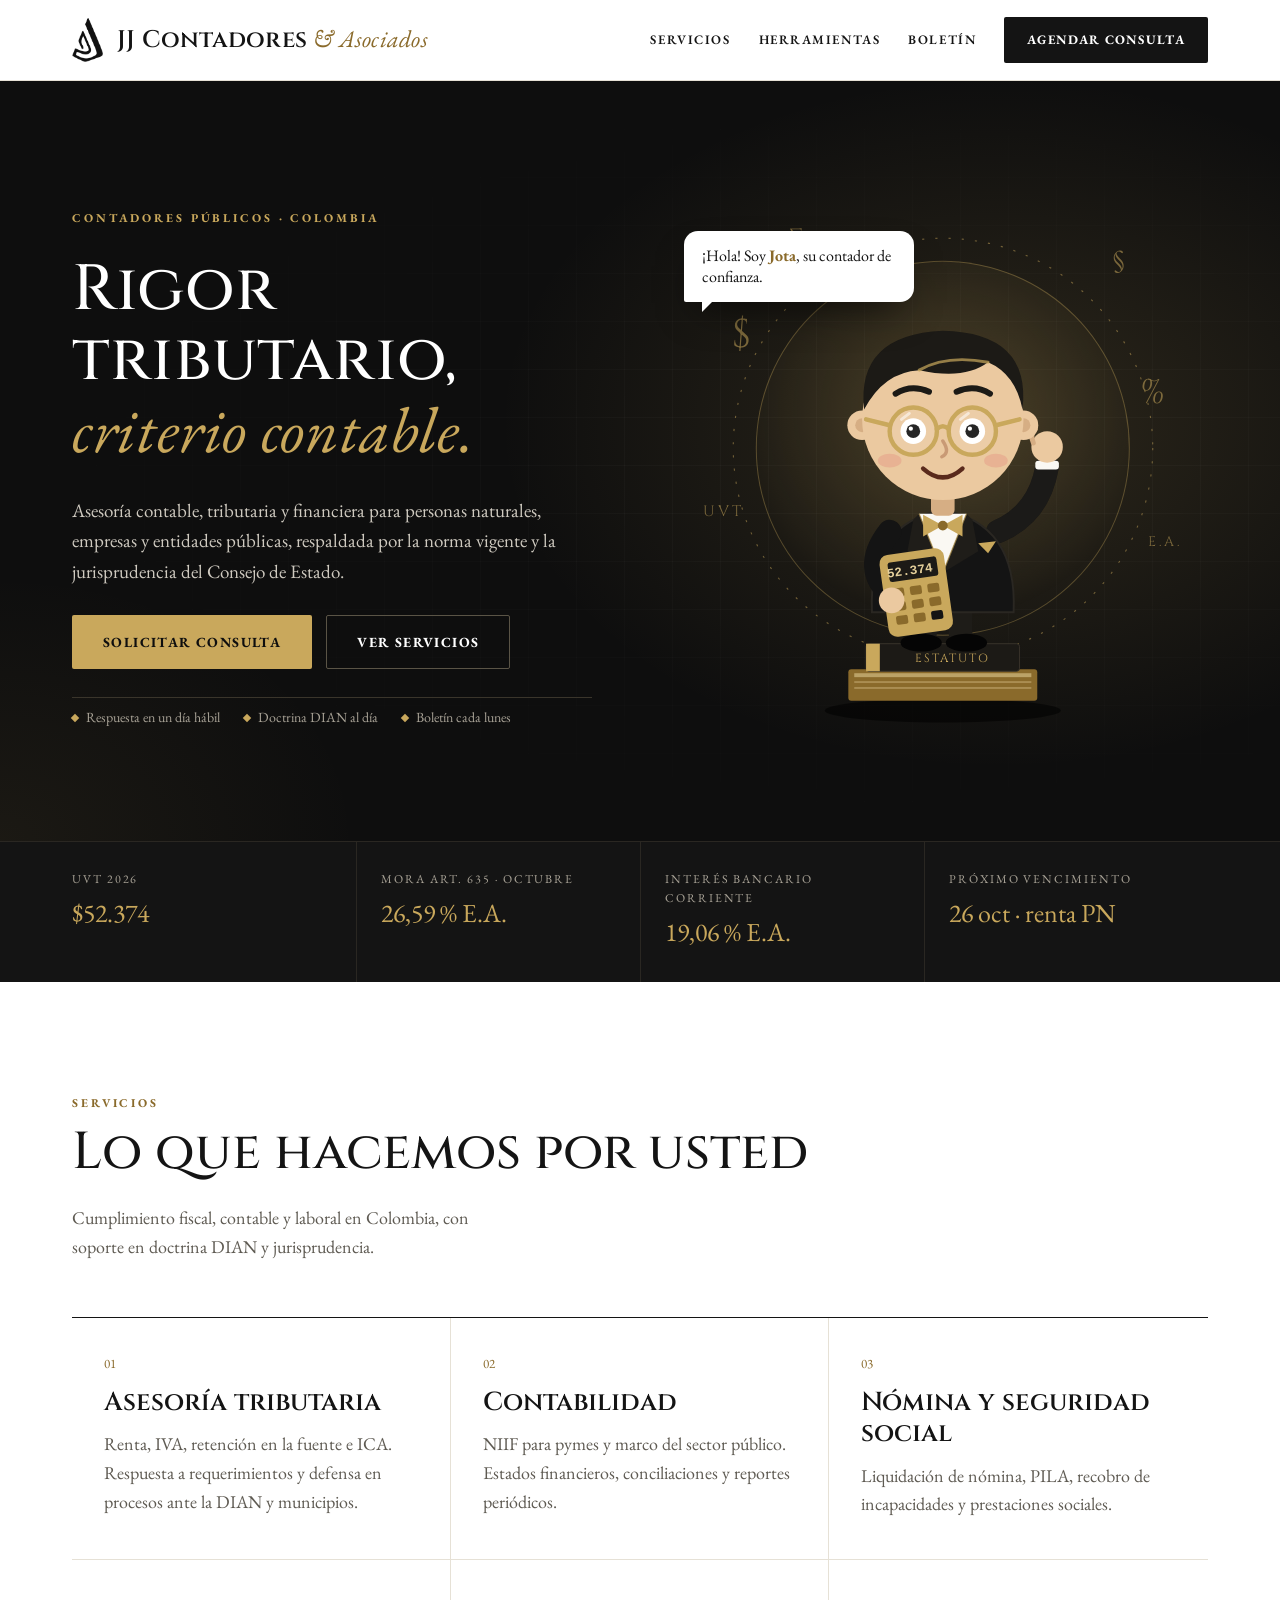
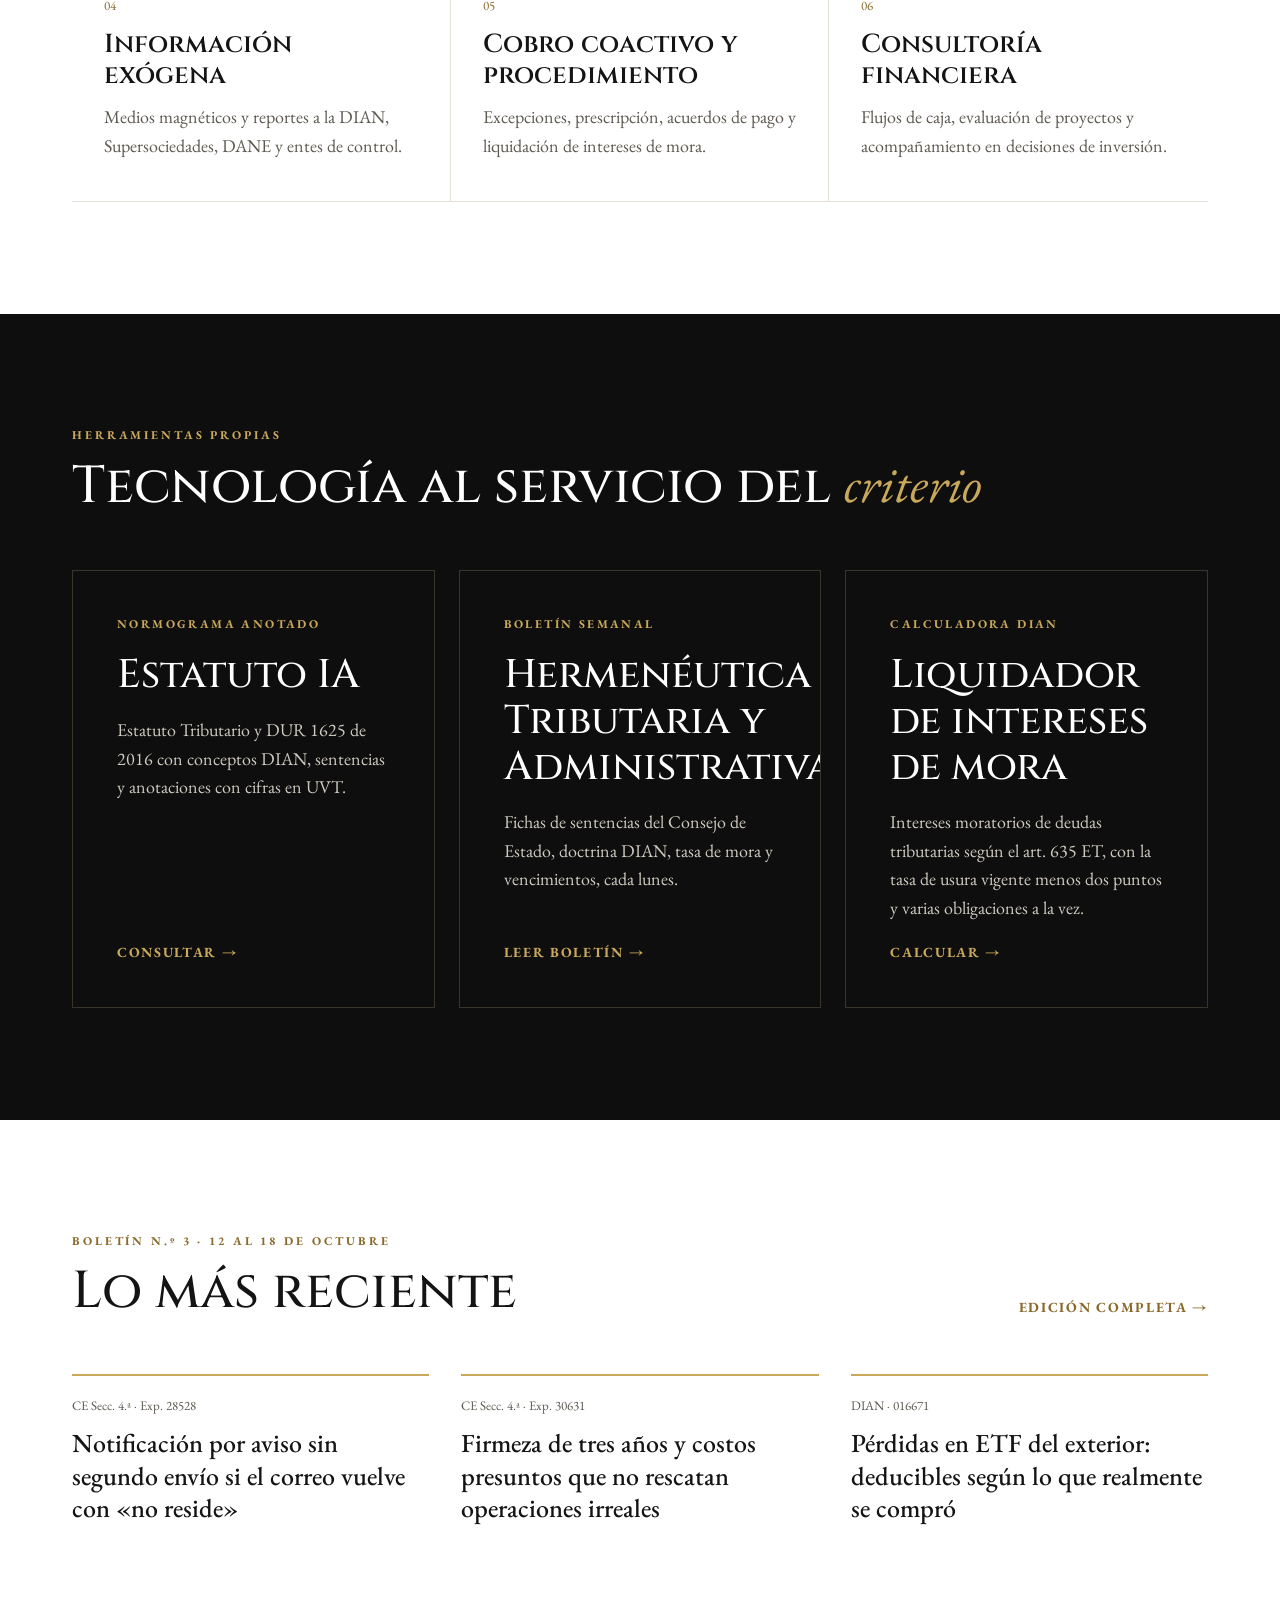
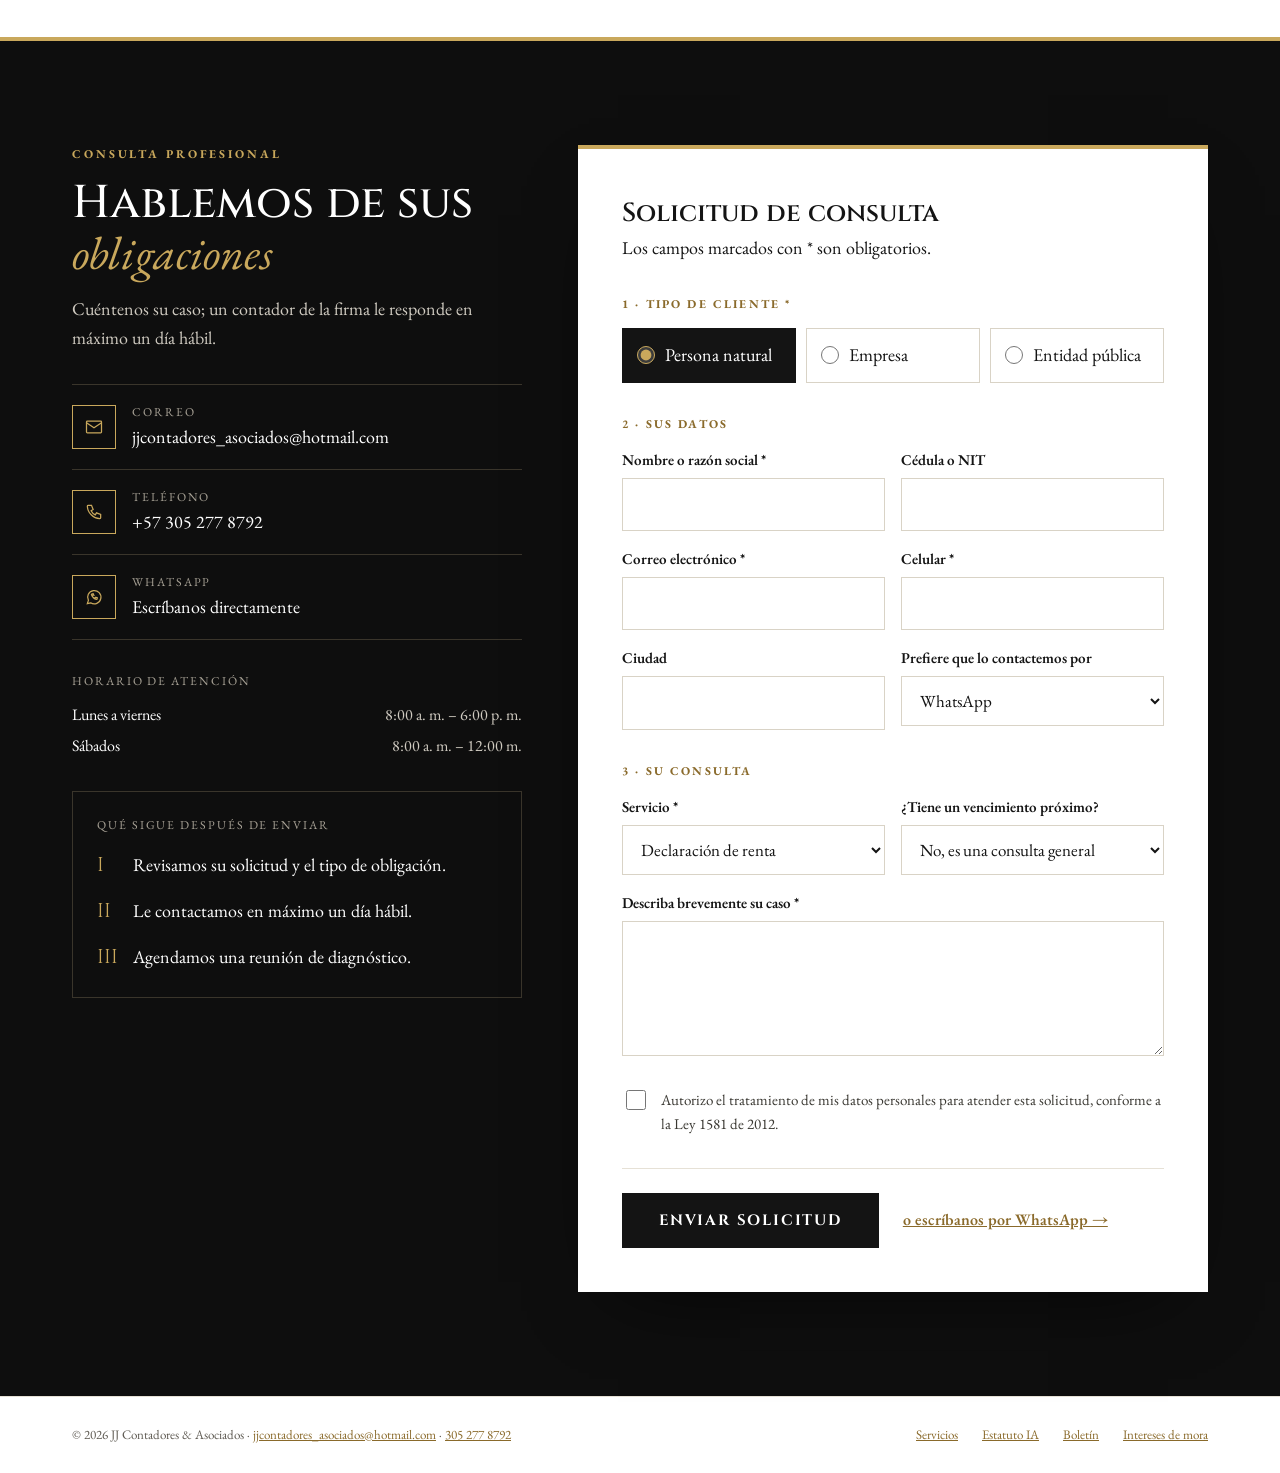
<file: index.html>
<!doctype html>
<html lang="es">
<head>
<meta charset="utf-8">
<title>JJ Contadores &amp; Asociados | Contadores Públicos en Colombia</title>
<meta name="viewport" content="width=device-width,initial-scale=1">
<meta name="description" content="Firma de contadores públicos en Colombia: asesoría tributaria, contabilidad, nómina y seguridad social, información exógena, cobro coactivo y consultoría financiera. Estatuto Tributario IA y boletín jurisprudencial semanal.">
<meta name="keywords" content="contadores públicos Colombia, asesoría tributaria, contabilidad, nómina, seguridad social, declaración de renta, impuestos Colombia, información exógena, cobro coactivo, DIAN, estatuto tributario">
<meta name="author" content="JJ Contadores & Asociados">
<meta name="robots" content="index, follow">
<meta name="theme-color" content="#0E0E0E">
<link rel="canonical" href="https://jjcontadoresasociados.com/">

<!-- Open Graph / Facebook -->
<meta property="og:type" content="website">
<meta property="og:url" content="https://jjcontadoresasociados.com/">
<meta property="og:title" content="JJ Contadores & Asociados | Contadores Públicos en Colombia">
<meta property="og:description" content="Firma de contadores públicos en Colombia. Asesoría tributaria, contabilidad, nómina y seguridad social, información exógena y cobro coactivo, con herramientas digitales propias.">
<meta property="og:locale" content="es_CO">
<meta property="og:image" content="https://jjcontadoresasociados.com/assets/jj-logo.png">
<meta property="og:site_name" content="JJ Contadores & Asociados">

<!-- Twitter -->
<meta name="twitter:card" content="summary_large_image">
<meta name="twitter:title" content="JJ Contadores & Asociados | Contadores Públicos en Colombia">
<meta name="twitter:description" content="Firma de contadores públicos en Colombia. Asesoría tributaria, contabilidad, nómina y seguridad social, información exógena y cobro coactivo, con herramientas digitales propias.">

<!-- Datos estructurados JSON-LD -->
<script type="application/ld+json">
{
  "@context": "https://schema.org",
  "@type": "AccountingService",
  "name": "JJ Contadores & Asociados",
  "url": "https://jjcontadoresasociados.com",
  "description": "Firma de contadores públicos en Colombia especializada en asesoría tributaria, contabilidad, nómina y seguridad social, información exógena y cobro coactivo.",
  "areaServed": {
    "@type": "Country",
    "name": "Colombia"
  },
  "serviceType": [
    "Asesoría Tributaria",
    "Contabilidad",
    "Nómina y Seguridad Social",
    "Información Exógena",
    "Consultoría Financiera",
    "Cobro Coactivo y Procedimiento Tributario"
  ],
  "knowsAbout": [
    "Estatuto Tributario de Colombia",
    "DIAN",
    "Declaración de Renta",
    "IVA",
    "Retención en la Fuente",
    "NIIF",
    "Seguridad Social Colombia"
  ],
  "openingHoursSpecification": [
    {
      "@type": "OpeningHoursSpecification",
      "dayOfWeek": ["Monday", "Tuesday", "Wednesday", "Thursday", "Friday"],
      "opens": "08:00",
      "closes": "18:00"
    },
    {
      "@type": "OpeningHoursSpecification",
      "dayOfWeek": "Saturday",
      "opens": "08:00",
      "closes": "12:00"
    }
  ],
  "email": "jjcontadores_asociados@hotmail.com",
  "telephone": "+57 305 277 8792",
  "logo": "https://jjcontadoresasociados.com/assets/jj-logo.png",
  "image": "https://jjcontadoresasociados.com/assets/jj-logo.png",
  "sameAs": ["https://estatuto.jjcontadoresasociados.com/", "https://boletin.jjcontadoresasociados.com/"]
}
</script>
<link rel="icon" href="assets/jj-negro.png">
<link rel="preconnect" href="https://fonts.googleapis.com">
<link rel="preconnect" href="https://fonts.gstatic.com" crossorigin>
<link rel="stylesheet" href="https://fonts.googleapis.com/css2?family=Cinzel:wght@400;500;600;700&amp;family=EB+Garamond:ital,wght@0,400;0,500;0,600;0,700;1,400;1,500&amp;display=swap">
<link rel="stylesheet" href="css/styles.css?v=4">
<link rel="stylesheet" href="css/mascota.css?v=3">
</head>
<body>

<header class="encabezado">
  <div class="contenedor">
    <a href="#inicio" class="marca">
      <img src="assets/jj-negro.png" alt="">
      <span class="marca-nombre">JJ Contadores <em>&amp; Asociados</em></span>
    </a>
    <button class="menu-boton" type="button" aria-label="Abrir menú" aria-expanded="false" aria-controls="menu"><span></span></button>
    <nav id="menu" class="menu" aria-label="Principal">
      <a href="#servicios">Servicios</a>
      <a href="#herramientas">Herramientas</a>
      <a href="#boletin">Boletín</a>
      <a href="#contacto" class="boton boton-negro">Agendar consulta</a>
    </nav>
  </div>
</header>

<main>

  <!-- ============ Portada con Jota, el personaje animado ============ -->
  <section id="inicio" class="hero">
    <div class="contenedor">
      <div class="hero-texto">
        <span class="etiqueta" style="color: var(--oro)">Contadores públicos · Colombia</span>
        <h1>Rigor tributario,<br><em>criterio contable.</em></h1>
        <p>Asesoría contable, tributaria y financiera para personas naturales, empresas y entidades públicas, respaldada por la norma vigente y la jurisprudencia del Consejo de Estado.</p>
        <div class="hero-acciones">
          <a href="#contacto" class="boton boton-oro">Solicitar consulta</a>
          <a href="#servicios" class="boton boton-linea">Ver servicios</a>
        </div>
        <div class="hero-sellos">
          <span>Respuesta en un día hábil</span>
          <span>Doctrina DIAN al día</span>
          <span>Boletín cada lunes</span>
        </div>
      </div>

      <div class="escenario" id="escenario">
        <div class="aro" aria-hidden="true"></div>
        <svg class="aro-giratorio" viewBox="0 0 400 400" aria-hidden="true"><circle cx="200" cy="200" r="190"/></svg>

        <span class="simbolo s1" aria-hidden="true">$</span>
        <span class="simbolo s2" aria-hidden="true">%</span>
        <span class="simbolo s3" aria-hidden="true">UVT</span>
        <span class="simbolo s4" aria-hidden="true">§</span>
        <span class="simbolo s5" aria-hidden="true">∑</span>
        <span class="simbolo s6" aria-hidden="true">E.A.</span>

        <div class="globo" id="globo" role="status" aria-live="polite">¡Hola! Soy <b>Jota</b>, su contador de confianza.</div>

        <button class="jota" id="jota" type="button" aria-label="Jota, la mascota de JJ Contadores. Pulse para ver otro dato tributario.">
          <svg viewBox="0 0 400 480" aria-hidden="true" focusable="false">
            <!-- sombra en el piso -->
            <ellipse class="jota-sombra" cx="200" cy="462" rx="120" ry="12"/>

            <!-- libros: Estatuto Tributario -->
            <g class="jota-libros">
              <rect x="104" y="420" width="192" height="32" rx="3" fill="#8A6A2B"/>
              <rect x="110" y="424" width="180" height="4" fill="#E4CF9A" opacity=".55"/>
              <rect x="110" y="432" width="180" height="2" fill="#E4CF9A" opacity=".35"/>
              <rect x="110" y="438" width="180" height="2" fill="#E4CF9A" opacity=".35"/>
              <rect x="122" y="394" width="156" height="28" rx="3" fill="#1C1A16" stroke="#3A352B"/>
              <rect x="122" y="394" width="14" height="28" fill="#C9A85C"/>
              <text x="210" y="413" text-anchor="middle" font-family="Cinzel, Georgia, serif" font-size="12" letter-spacing="2" fill="#C9A85C">ESTATUTO</text>
            </g>

            <g class="jota-cuerpo">
              <!-- piernas y zapatos -->
              <rect x="170" y="340" width="24" height="52" rx="8" fill="#1E1C18"/>
              <rect x="206" y="340" width="24" height="52" rx="8" fill="#1E1C18"/>
              <ellipse cx="178" cy="393" rx="21" ry="9" fill="#050505"/>
              <ellipse cx="224" cy="393" rx="21" ry="9" fill="#050505"/>

              <!-- brazo derecho (saluda) -->
              <g class="jota-brazo-saludo">
                <path d="M256 280 Q298 262 306 214" fill="none" stroke="#141414" stroke-width="24" stroke-linecap="round"/>
                <path d="M256 280 Q298 262 306 214" fill="none" stroke="#2A2722" stroke-width="24" stroke-linecap="round" opacity=".35"/>
                <rect x="294" y="208" width="24" height="9" rx="3" fill="#FAF8F3"/>
                <circle cx="306" cy="194" r="16" fill="#EBC9A0"/>
                <path d="M292 190 Q288 180 294 176" fill="none" stroke="#D6AE84" stroke-width="5" stroke-linecap="round"/>
              </g>

              <!-- saco -->
              <path d="M128 362 Q124 272 200 258 Q276 272 272 362 Z" fill="#141414"/>
              <path d="M128 362 Q124 272 200 258 Q276 272 272 362 Z" fill="none" stroke="#2A2722" stroke-width="2"/>
              <!-- camisa y solapas -->
              <path d="M176 262 L200 322 L224 262 Z" fill="#FAF8F3"/>
              <path d="M176 262 L200 322 L164 300 L170 268 Z" fill="#1F1D19"/>
              <path d="M224 262 L200 322 L236 300 L230 268 Z" fill="#1F1D19"/>
              <path d="M176 262 L200 322 M224 262 L200 322" stroke="#C9A85C" stroke-width="1.5" opacity=".6"/>
              <!-- pañuelo y botones -->
              <path d="M236 292 L254 290 L246 302 Z" fill="#C9A85C"/>
              <circle cx="200" cy="336" r="3.5" fill="#C9A85C"/>
              <circle cx="200" cy="352" r="3.5" fill="#C9A85C"/>

              <!-- corbatín -->
              <g class="jota-corbatin">
                <path d="M200 274 L180 263 L180 285 Z" fill="#C9A85C"/>
                <path d="M200 274 L220 263 L220 285 Z" fill="#C9A85C"/>
                <circle cx="200" cy="274" r="5" fill="#8A6A2B"/>
              </g>

              <!-- brazo izquierdo con calculadora -->
              <path d="M146 280 Q116 318 150 346" fill="none" stroke="#141414" stroke-width="24" stroke-linecap="round"/>
              <g class="jota-calculadora">
                <rect x="140" y="300" width="66" height="84" rx="9" fill="#C9A85C" transform="rotate(-8 173 342)"/>
                <g transform="rotate(-8 173 342)">
                  <rect x="148" y="308" width="50" height="20" rx="3" fill="#1C1A16"/>
                  <text id="jota-pantalla" x="193" y="323" text-anchor="end" font-family="'Courier New', monospace" font-size="13" font-weight="700" fill="#E4CF9A">52.374</text>
                  <g fill="#8A6A2B">
                    <rect x="149" y="335" width="12" height="9" rx="2"/><rect x="167" y="335" width="12" height="9" rx="2"/><rect x="185" y="335" width="12" height="9" rx="2"/>
                    <rect x="149" y="349" width="12" height="9" rx="2"/><rect x="167" y="349" width="12" height="9" rx="2"/><rect x="185" y="349" width="12" height="9" rx="2"/>
                    <rect x="149" y="363" width="12" height="9" rx="2"/><rect x="167" y="363" width="12" height="9" rx="2"/><rect x="185" y="363" width="12" height="9" rx="2" fill="#141414"/>
                  </g>
                </g>
              </g>
              <circle cx="148" cy="350" r="13" fill="#EBC9A0"/>

              <!-- cuello -->
              <rect x="188" y="236" width="24" height="28" rx="6" fill="#D6AE84"/>

              <!-- cabeza -->
              <g class="jota-cabeza">
                <circle cx="118" cy="172" r="15" fill="#EBC9A0"/>
                <circle cx="118" cy="172" r="7" fill="#D6AE84"/>
                <circle cx="282" cy="172" r="15" fill="#EBC9A0"/>
                <circle cx="282" cy="172" r="7" fill="#D6AE84"/>
                <circle cx="200" cy="166" r="82" fill="#EBC9A0"/>

                <!-- cabello -->
                <path d="M120 156 Q112 80 200 76 Q290 78 281 156 Q274 120 246 108 Q222 126 176 116 Q140 118 120 156 Z" fill="#1C1A16"/>
                <path d="M176 116 Q204 100 246 108" fill="none" stroke="#C9A85C" stroke-width="3" stroke-linecap="round" opacity=".7"/>

                <!-- cejas -->
                <g class="jota-cejas">
                  <path d="M152 140 Q168 130 186 138" fill="none" stroke="#1C1A16" stroke-width="6" stroke-linecap="round"/>
                  <path d="M214 138 Q232 130 248 140" fill="none" stroke="#1C1A16" stroke-width="6" stroke-linecap="round"/>
                </g>

                <!-- ojos -->
                <g class="jota-ojos">
                  <circle cx="170" cy="178" r="13" fill="#FFFFFF"/>
                  <circle cx="230" cy="178" r="13" fill="#FFFFFF"/>
                  <g class="jota-pupila" data-cx="170" data-cy="178">
                    <circle cx="170" cy="178" r="7" fill="#141414"/>
                    <circle cx="167.5" cy="175.5" r="2.2" fill="#FFFFFF"/>
                  </g>
                  <g class="jota-pupila" data-cx="230" data-cy="178">
                    <circle cx="230" cy="178" r="7" fill="#141414"/>
                    <circle cx="227.5" cy="175.5" r="2.2" fill="#FFFFFF"/>
                  </g>
                </g>

                <!-- gafas doradas -->
                <g fill="none" stroke="#C9A85C" stroke-width="4.5" stroke-linecap="round">
                  <circle cx="170" cy="178" r="24" fill="rgba(255,255,255,.07)"/>
                  <circle cx="230" cy="178" r="24" fill="rgba(255,255,255,.07)"/>
                  <path d="M194 176 Q200 170 206 176"/>
                  <path d="M146 172 L122 166 M254 172 L278 166"/>
                </g>
                <path d="M158 166 L166 160" stroke="#FFFFFF" stroke-width="3" stroke-linecap="round" opacity=".55"/>
                <path d="M218 166 L226 160" stroke="#FFFFFF" stroke-width="3" stroke-linecap="round" opacity=".55"/>

                <!-- nariz, mejillas y boca -->
                <path d="M200 188 Q208 200 199 204" fill="none" stroke="#C99A75" stroke-width="3.5" stroke-linecap="round"/>
                <ellipse cx="146" cy="208" rx="12" ry="7" fill="#E59B85" opacity=".5"/>
                <ellipse cx="254" cy="208" rx="12" ry="7" fill="#E59B85" opacity=".5"/>
                <path class="jota-sonrisa" d="M180 216 Q200 234 220 216" fill="none" stroke="#5A2A1C" stroke-width="4.5" stroke-linecap="round"/>
                <path class="jota-boca-abierta" d="M181 214 Q200 246 219 214 Z" fill="#5A2A1C"/>
              </g>
            </g>
          </svg>
        </button>
      </div>
    </div>
  </section>

  <section class="indicadores" aria-label="Indicadores">
    <div class="contenedor">
      <div class="indicador"><span>UVT 2026</span><span>$52.374</span></div>
      <div class="indicador"><span>Mora art. 635 · octubre</span><span>26,59 % E.A.</span></div>
      <div class="indicador"><span>Interés bancario corriente</span><span>19,06 % E.A.</span></div>
      <div class="indicador"><span>Próximo vencimiento</span><span>26 oct · renta PN</span></div>
    </div>
  </section>

  <section id="servicios" class="seccion">
    <div class="contenedor">
      <div class="seccion-cabecera revelar">
        <div>
          <span class="etiqueta">Servicios</span>
          <h2 class="titulo-seccion">Lo que hacemos por usted</h2>
        </div>
        <p>Cumplimiento fiscal, contable y laboral en Colombia, con soporte en doctrina DIAN y jurisprudencia.</p>
      </div>
      <div class="servicios-grid">
        <article class="servicio revelar">
          <span class="servicio-num">01</span>
          <h3>Asesoría tributaria</h3>
          <p>Renta, IVA, retención en la fuente e ICA. Respuesta a requerimientos y defensa en procesos ante la DIAN y municipios.</p>
        </article>
        <article class="servicio revelar">
          <span class="servicio-num">02</span>
          <h3>Contabilidad</h3>
          <p>NIIF para pymes y marco del sector público. Estados financieros, conciliaciones y reportes periódicos.</p>
        </article>
        <article class="servicio revelar">
          <span class="servicio-num">03</span>
          <h3>Nómina y seguridad social</h3>
          <p>Liquidación de nómina, PILA, recobro de incapacidades y prestaciones sociales.</p>
        </article>
        <article class="servicio revelar">
          <span class="servicio-num">04</span>
          <h3>Información exógena</h3>
          <p>Medios magnéticos y reportes a la DIAN, Supersociedades, DANE y entes de control.</p>
        </article>
        <article class="servicio revelar">
          <span class="servicio-num">05</span>
          <h3>Cobro coactivo y procedimiento</h3>
          <p>Excepciones, prescripción, acuerdos de pago y liquidación de intereses de mora.</p>
        </article>
        <article class="servicio revelar">
          <span class="servicio-num">06</span>
          <h3>Consultoría financiera</h3>
          <p>Flujos de caja, evaluación de proyectos y acompañamiento en decisiones de inversión.</p>
        </article>
      </div>
    </div>
  </section>

  <section id="herramientas" class="seccion oscuro">
    <div class="contenedor">
      <div class="seccion-cabecera revelar">
        <div>
          <span class="etiqueta">Herramientas propias</span>
          <h2 class="titulo-seccion">Tecnología al servicio del <em>criterio</em></h2>
        </div>
      </div>
      <div class="herramientas-grid">
        <article class="herramienta revelar">
          <span class="etiqueta">Normograma anotado</span>
          <h3>Estatuto IA</h3>
          <p>Estatuto Tributario y DUR 1625 de 2016 con conceptos DIAN, sentencias y anotaciones con cifras en UVT.</p>
          <a href="https://estatuto.jjcontadoresasociados.com/" class="enlace-flecha">Consultar <span>→</span></a>
        </article>
        <article class="herramienta revelar">
          <span class="etiqueta">Boletín semanal</span>
          <h3>Hermenéutica Tributaria y Administrativa</h3>
          <p>Fichas de sentencias del Consejo de Estado, doctrina DIAN, tasa de mora y vencimientos, cada lunes.</p>
          <a href="https://boletin.jjcontadoresasociados.com/" class="enlace-flecha">Leer boletín <span>→</span></a>
        </article>
        <article class="herramienta revelar">
          <span class="etiqueta">Calculadora DIAN</span>
          <h3>Liquidador de intereses de mora</h3>
          <p>Intereses moratorios de deudas tributarias según el art. 635 ET, con la tasa de usura vigente menos dos puntos y varias obligaciones a la vez.</p>
          <a href="liquidador-intereses-mora/" class="enlace-flecha">Calcular <span>→</span></a>
        </article>
      </div>
    </div>
  </section>

  <section id="boletin" class="seccion">
    <div class="contenedor">
      <div class="seccion-cabecera revelar">
        <div>
          <span class="etiqueta">Boletín N.º 3 · 12 al 18 de octubre</span>
          <h2 class="titulo-seccion">Lo más reciente</h2>
        </div>
        <a href="https://boletin.jjcontadoresasociados.com/" class="enlace-flecha">Edición completa <span>→</span></a>
      </div>
      <div class="boletin-grid">
        <article class="nota revelar">
          <span>CE Secc. 4.ª · Exp. 28528</span>
          <h3>Notificación por aviso sin segundo envío si el correo vuelve con «no reside»</h3>
        </article>
        <article class="nota revelar">
          <span>CE Secc. 4.ª · Exp. 30631</span>
          <h3>Firmeza de tres años y costos presuntos que no rescatan operaciones irreales</h3>
        </article>
        <article class="nota revelar">
          <span>DIAN · 016671</span>
          <h3>Pérdidas en ETF del exterior: deducibles según lo que realmente se compró</h3>
        </article>
      </div>
    </div>
  </section>

  <section id="contacto" class="contacto oscuro">
    <div class="contenedor">

      <div class="contacto-info">
        <div>
          <span class="etiqueta">Consulta profesional</span>
          <h2 class="titulo-seccion">Hablemos de sus <em>obligaciones</em></h2>
          <p>Cuéntenos su caso; un contador de la firma le responde en máximo un día hábil.</p>
        </div>

        <div class="canales">
          <a href="mailto:jjcontadores_asociados@hotmail.com" class="canal">
            <span class="canal-icono"><svg width="20" height="20" viewBox="0 0 24 24" fill="none" stroke="currentColor" stroke-width="1.5" aria-hidden="true"><rect x="3" y="5" width="18" height="14" rx="1"></rect><path d="M3 7l9 6 9-6"></path></svg></span>
            <span class="canal-texto"><small>Correo</small><span>jjcontadores_asociados@hotmail.com</span></span>
          </a>
          <a href="tel:+573052778792" class="canal">
            <span class="canal-icono"><svg width="20" height="20" viewBox="0 0 24 24" fill="none" stroke="currentColor" stroke-width="1.5" aria-hidden="true"><path d="M5 4h4l2 5-2.5 1.5a11 11 0 0 0 5 5L15 13l5 2v4a1 1 0 0 1-1 1A16 16 0 0 1 4 5a1 1 0 0 1 1-1z"></path></svg></span>
            <span class="canal-texto"><small>Teléfono</small><span>+57 305 277 8792</span></span>
          </a>
          <a href="https://wa.me/573052778792" class="canal">
            <span class="canal-icono"><svg width="20" height="20" viewBox="0 0 24 24" fill="none" stroke="currentColor" stroke-width="1.5" aria-hidden="true"><path d="M4 20l1.3-3.9A8 8 0 1 1 8 19z"></path><path d="M9 9.5c.5 2 2 3.5 4 4l1.2-1.2 1.8.8-.4 1.6c-3 .4-6.6-3.2-6.2-6.2l1.6-.4.8 1.8z"></path></svg></span>
            <span class="canal-texto"><small>WhatsApp</small><span>Escríbanos directamente</span></span>
          </a>
        </div>

        <div class="horario">
          <small>Horario de atención</small>
          <span>Lunes a viernes</span><span>8:00 a. m. – 6:00 p. m.</span>
          <span>Sábados</span><span>8:00 a. m. – 12:00 m.</span>
        </div>

        <ol class="pasos">
          <li>Qué sigue después de enviar</li>
          <li><b>I</b><span>Revisamos su solicitud y el tipo de obligación.</span></li>
          <li><b>II</b><span>Le contactamos en máximo un día hábil.</span></li>
          <li><b>III</b><span>Agendamos una reunión de diagnóstico.</span></li>
        </ol>
      </div>

      <form id="consulta" class="formulario revelar" aria-label="Solicitud de consulta" action="https://formsubmit.co/jjcontadores_asociados@hotmail.com" method="POST" novalidate>
        <!-- opciones de FormSubmit (se usan si el envío directo falla y el formulario se envía de forma normal) -->
        <input type="hidden" name="_subject" value="Nueva solicitud de consulta — sitio web">
        <input type="hidden" name="_template" value="table">
        <input type="hidden" name="_captcha" value="false">
        <input type="hidden" name="_replyto" value="">
        <input type="hidden" name="_next" value="https://jjcontadoresasociados.com/?enviado=1#contacto">
        <div>
          <h3>Solicitud de consulta</h3>
          <p>Los campos marcados con * son obligatorios.</p>
        </div>

        <fieldset>
          <legend>1 · Tipo de cliente *</legend>
          <div class="opciones">
            <label class="opcion"><input type="radio" name="tipo" value="Persona natural" checked>Persona natural</label>
            <label class="opcion"><input type="radio" name="tipo" value="Empresa">Empresa</label>
            <label class="opcion"><input type="radio" name="tipo" value="Entidad pública">Entidad pública</label>
          </div>
        </fieldset>

        <fieldset>
          <legend>2 · Sus datos</legend>
          <div class="campos">
            <label class="campo">Nombre o razón social *<input type="text" name="Nombre o razón social" autocomplete="name" required></label>
            <label class="campo">Cédula o NIT<input type="text" name="Cédula o NIT"></label>
            <label class="campo">Correo electrónico *<input type="email" name="Correo electrónico" autocomplete="email" required></label>
            <label class="campo">Celular *<input type="tel" name="Celular" autocomplete="tel" required></label>
            <label class="campo">Ciudad<input type="text" name="Ciudad"></label>
            <label class="campo">Prefiere que lo contactemos por<select name="Contacto preferido"><option>WhatsApp</option><option>Llamada</option><option>Correo</option></select></label>
          </div>
        </fieldset>

        <fieldset>
          <legend>3 · Su consulta</legend>
          <div class="campos">
            <label class="campo">Servicio *<select name="Servicio"><option>Declaración de renta</option><option>Asesoría tributaria</option><option>Contabilidad</option><option>Nómina y seguridad social</option><option>Información exógena</option><option>Requerimiento o proceso DIAN</option><option>Cobro coactivo</option><option>Consultoría financiera</option></select></label>
            <label class="campo">¿Tiene un vencimiento próximo?<select name="Vencimiento próximo"><option>No, es una consulta general</option><option>Sí, en menos de 15 días</option><option>Sí, en este mes</option><option>Tengo un requerimiento con plazo</option></select></label>
            <label class="campo campo-ancho">Describa brevemente su caso *<textarea name="Caso" rows="4" required></textarea></label>
          </div>
        </fieldset>

        <label class="autorizacion"><input type="checkbox" name="autorizacion" required>Autorizo el tratamiento de mis datos personales para atender esta solicitud, conforme a la Ley 1581 de 2012.</label>

        <!-- campo trampa contra robots: las personas no lo ven -->
        <input type="text" name="_honey" class="trampa" tabindex="-1" autocomplete="off" aria-hidden="true">

        <p class="form-error" id="form-error" role="alert"></p>

        <div class="form-acciones">
          <button type="submit" class="boton boton-negro" id="form-enviar">Enviar solicitud</button>
          <a href="https://wa.me/573052778792">o escríbanos por WhatsApp →</a>
        </div>

        <div class="form-exito" id="form-exito" role="status" tabindex="-1" hidden>
          <span class="form-exito-icono" aria-hidden="true">✓</span>
          <h3>Solicitud recibida</h3>
          <p>Gracias. Un contador de la firma le responderá en máximo un día hábil por el medio que eligió.</p>
          <button type="button" class="enlace-flecha" id="form-otra">Enviar otra solicitud <span>→</span></button>
        </div>
      </form>
    </div>
  </section>

</main>

<footer class="pie">
  <div class="contenedor">
    <span>© 2026 JJ Contadores &amp; Asociados · <a href="mailto:jjcontadores_asociados@hotmail.com">jjcontadores_asociados@hotmail.com</a> · <a href="tel:+573052778792">305 277 8792</a></span>
    <nav aria-label="Pie de página"><a href="#servicios">Servicios</a><a href="https://estatuto.jjcontadoresasociados.com/">Estatuto IA</a><a href="https://boletin.jjcontadoresasociados.com/">Boletín</a><a href="liquidador-intereses-mora/">Intereses de mora</a></nav>
  </div>
</footer>

<script src="js/main.js?v=3" defer></script>
<script src="js/mascota.js?v=3" defer></script>
</body>
</html>
</file>
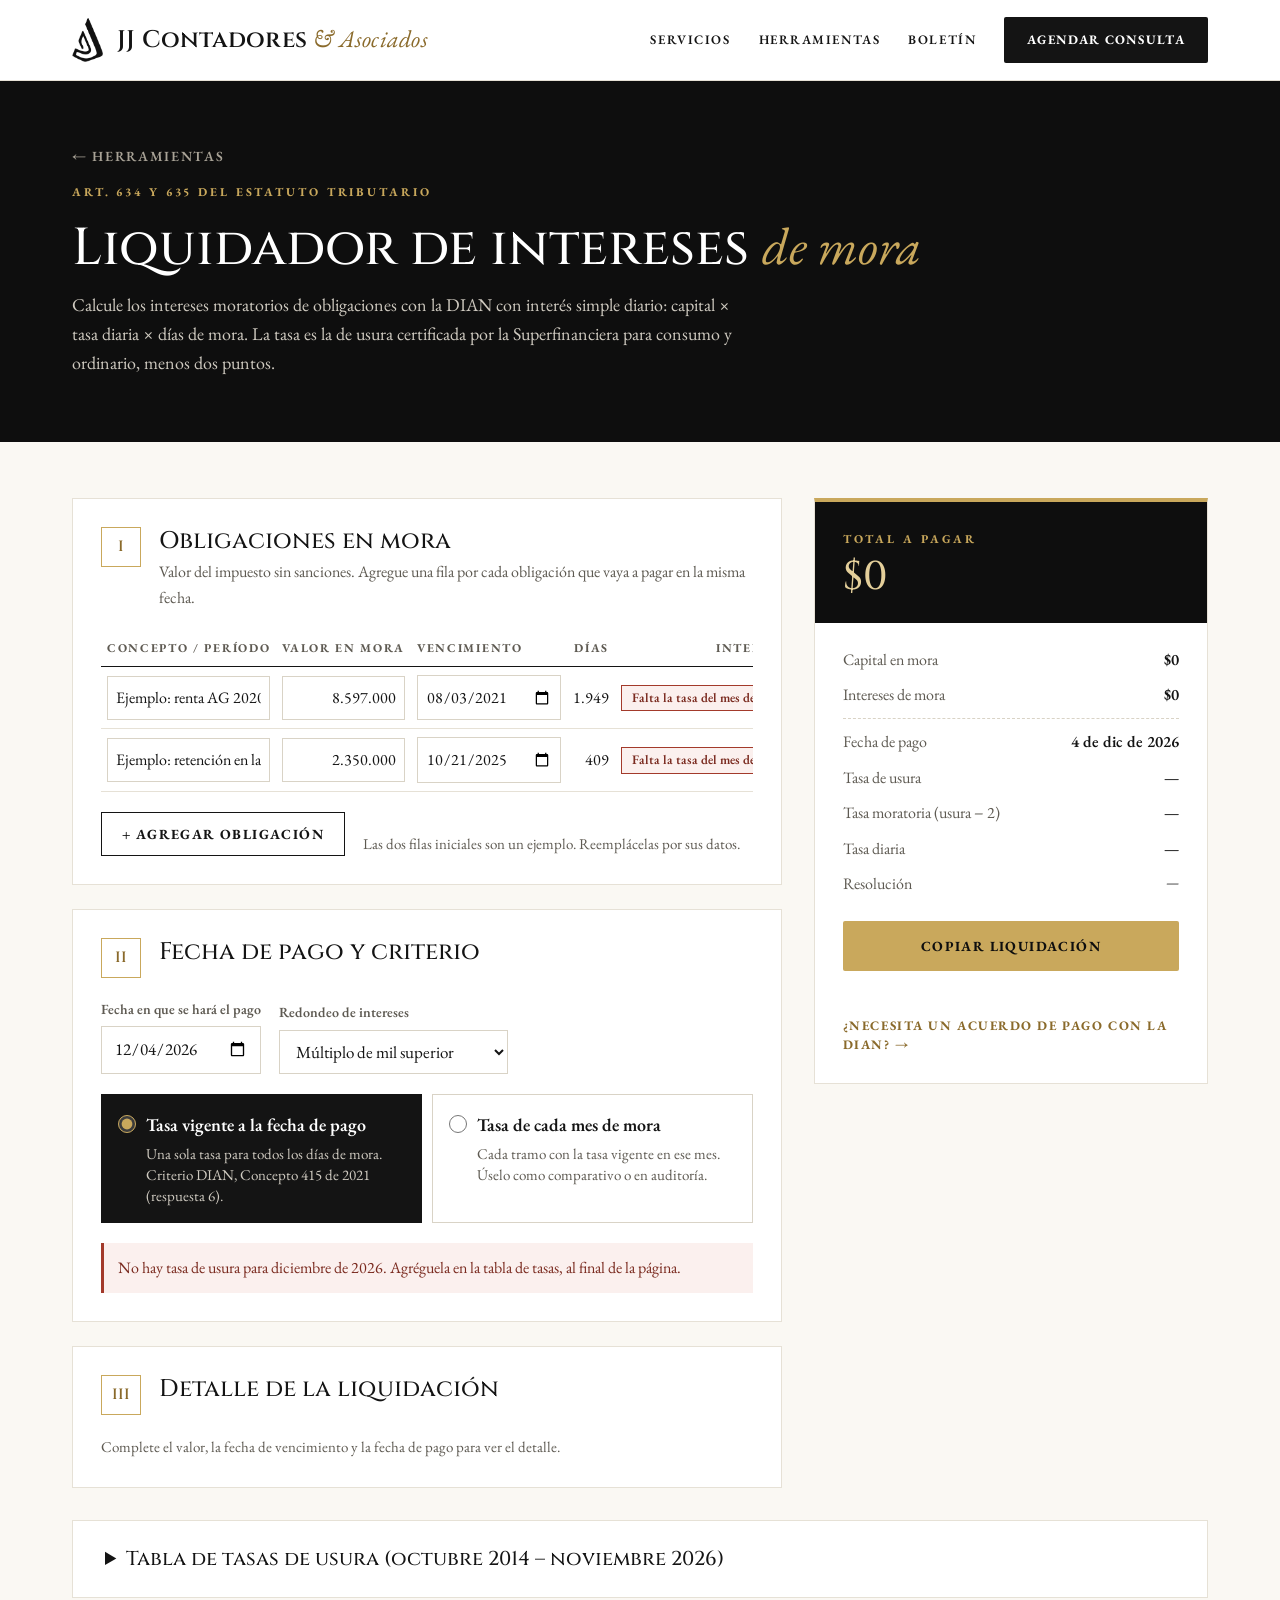
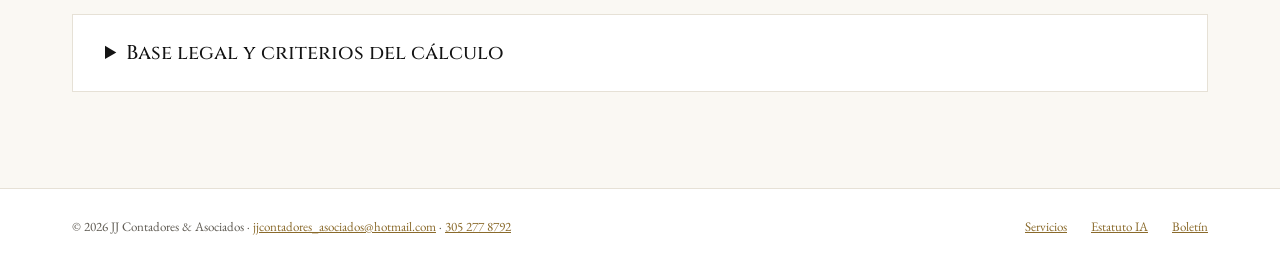
<file: liquidador-intereses-mora/index.html>
<!doctype html>
<html lang="es">
<head>
<meta charset="utf-8">
<title>Liquidador de intereses de mora DIAN | JJ Contadores &amp; Asociados</title>
<meta name="viewport" content="width=device-width,initial-scale=1">
<meta name="description" content="Calcule gratis los intereses moratorios de sus deudas tributarias con la DIAN (art. 635 ET): tasa de usura menos 2 puntos, días de mora, varias obligaciones y tabla de tasas actualizada.">
<meta name="keywords" content="intereses de mora DIAN, liquidador intereses moratorios, tasa de usura, artículo 635 estatuto tributario, deudas tributarias, calculadora intereses DIAN">
<meta name="author" content="JJ Contadores & Asociados">
<meta name="robots" content="index, follow">
<meta name="theme-color" content="#0E0E0E">
<link rel="canonical" href="https://jjcontadoresasociados.com/liquidador-intereses-mora/">

<meta property="og:type" content="website">
<meta property="og:url" content="https://jjcontadoresasociados.com/liquidador-intereses-mora/">
<meta property="og:title" content="Liquidador de intereses de mora DIAN | JJ Contadores & Asociados">
<meta property="og:description" content="Calcule los intereses moratorios de sus deudas tributarias con la DIAN, con la tasa de usura vigente menos 2 puntos.">
<meta property="og:locale" content="es_CO">
<meta property="og:image" content="https://jjcontadoresasociados.com/assets/jj-logo.png">
<meta property="og:site_name" content="JJ Contadores & Asociados">

<script type="application/ld+json">
{
  "@context": "https://schema.org",
  "@type": "WebApplication",
  "name": "Liquidador de intereses de mora DIAN",
  "url": "https://jjcontadoresasociados.com/liquidador-intereses-mora/",
  "applicationCategory": "FinanceApplication",
  "operatingSystem": "Web",
  "inLanguage": "es-CO",
  "offers": { "@type": "Offer", "price": "0", "priceCurrency": "COP" },
  "provider": { "@type": "AccountingService", "name": "JJ Contadores & Asociados", "url": "https://jjcontadoresasociados.com" }
}
</script>

<link rel="icon" href="../assets/jj-negro.png">
<link rel="preconnect" href="https://fonts.googleapis.com">
<link rel="preconnect" href="https://fonts.gstatic.com" crossorigin>
<link rel="stylesheet" href="https://fonts.googleapis.com/css2?family=Cinzel:wght@400;500;600;700&amp;family=EB+Garamond:ital,wght@0,400;0,500;0,600;0,700;1,400;1,500&amp;display=swap">
<link rel="stylesheet" href="../css/styles.css?v=4">
<link rel="stylesheet" href="../css/liquidador-mora.css?v=1">
</head>
<body>

<header class="encabezado">
  <div class="contenedor">
    <a href="../" class="marca">
      <img src="../assets/jj-negro.png" alt="">
      <span class="marca-nombre">JJ Contadores <em>&amp; Asociados</em></span>
    </a>
    <button class="menu-boton" type="button" aria-label="Abrir menú" aria-expanded="false" aria-controls="menu"><span></span></button>
    <nav id="menu" class="menu" aria-label="Principal">
      <a href="../#servicios">Servicios</a>
      <a href="../#herramientas">Herramientas</a>
      <a href="../#boletin">Boletín</a>
      <a href="../#contacto" class="boton boton-negro">Agendar consulta</a>
    </nav>
  </div>
</header>

<main>
  <section class="liq-portada oscuro">
    <div class="contenedor">
      <a href="../#herramientas" class="liq-volver">← Herramientas</a>
      <span class="etiqueta">Art. 634 y 635 del Estatuto Tributario</span>
      <h1 class="titulo-seccion">Liquidador de intereses <em>de mora</em></h1>
      <p>Calcule los intereses moratorios de obligaciones con la DIAN con interés simple diario: capital × tasa diaria × días de mora. La tasa es la de usura certificada por la Superfinanciera para consumo y ordinario, menos dos puntos.</p>
    </div>
  </section>

  <section class="liq-cuerpo">
    <div class="contenedor liq-grid">
      <div class="liq-columna">

        <section class="liq-bloque" aria-labelledby="h-datos">
          <div class="liq-bloque-cab">
            <span class="liq-paso">I</span>
            <div>
              <h2 id="h-datos">Obligaciones en mora</h2>
              <p>Valor del impuesto sin sanciones. Agregue una fila por cada obligación que vaya a pagar en la misma fecha.</p>
            </div>
          </div>
          <div class="liq-tabla-caja">
            <table class="liq-tabla" id="obl">
              <thead><tr><th>Concepto / período</th><th class="n">Valor en mora</th><th>Vencimiento</th><th class="n">Días</th><th class="n">Intereses</th><th><span class="sr">Quitar</span></th></tr></thead>
              <tbody></tbody>
            </table>
          </div>
          <div class="liq-fila">
            <button id="add" type="button" class="liq-boton-linea">+ Agregar obligación</button>
            <span class="liq-nota">Las dos filas iniciales son un ejemplo. Reemplácelas por sus datos.</span>
          </div>
        </section>

        <section class="liq-bloque" aria-labelledby="h-pago">
          <div class="liq-bloque-cab">
            <span class="liq-paso">II</span>
            <div><h2 id="h-pago">Fecha de pago y criterio</h2></div>
          </div>
          <div class="liq-fila">
            <label class="liq-campo" for="fpago">Fecha en que se hará el pago<input type="date" id="fpago"></label>
            <label class="liq-campo" for="redondeo">Redondeo de intereses
              <select id="redondeo">
                <option value="up">Múltiplo de mil superior</option>
                <option value="near">Múltiplo de mil más cercano</option>
                <option value="none">Sin redondeo</option>
              </select>
            </label>
          </div>
          <div class="opciones liq-metodos" role="radiogroup" aria-label="Criterio de tasa">
            <label class="opcion"><input type="radio" name="metodo" id="m-unica" value="unica" checked><span><b>Tasa vigente a la fecha de pago</b><small>Una sola tasa para todos los días de mora. Criterio DIAN, Concepto 415 de 2021 (respuesta 6).</small></span></label>
            <label class="opcion"><input type="radio" name="metodo" id="m-mes" value="mes"><span><b>Tasa de cada mes de mora</b><small>Cada tramo con la tasa vigente en ese mes. Úselo como comparativo o en auditoría.</small></span></label>
          </div>
          <div id="alerts" class="liq-alertas"></div>
        </section>

        <section class="liq-bloque" aria-labelledby="h-det">
          <div class="liq-bloque-cab">
            <span class="liq-paso">III</span>
            <div><h2 id="h-det">Detalle de la liquidación</h2></div>
          </div>
          <div id="detalle" class="liq-detalle"></div>
        </section>
      </div>

      <aside class="liq-recibo" aria-live="polite">
        <div class="liq-recibo-cab">
          <span class="etiqueta">Total a pagar</span>
          <strong id="r-total">$0</strong>
        </div>
        <dl>
          <dt>Capital en mora</dt><dd id="r-cap">$0</dd>
          <dt>Intereses de mora</dt><dd id="r-int">$0</dd>
          <div class="liq-sep"></div>
          <dt>Fecha de pago</dt><dd id="r-fecha">—</dd>
          <dt>Tasa de usura</dt><dd id="r-usura">—</dd>
          <dt>Tasa moratoria (usura − 2)</dt><dd id="r-tm">—</dd>
          <dt>Tasa diaria</dt><dd id="r-td">—</dd>
          <dt>Resolución</dt><dd id="r-res" class="liq-res">—</dd>
        </dl>
        <div class="liq-recibo-pie">
          <button class="boton boton-oro" id="copiar" type="button">Copiar liquidación</button>
          <p class="liq-aviso" id="toast" role="status"></p>
          <textarea id="copytxt" hidden readonly aria-label="Texto de la liquidación"></textarea>
          <a href="../#contacto" class="enlace-flecha">¿Necesita un acuerdo de pago con la DIAN? <span>→</span></a>
        </div>
      </aside>
    </div>

    <div class="contenedor liq-anexos">
      <details id="tasas" class="liq-desplegable">
        <summary>Tabla de tasas de usura (octubre 2014 – noviembre 2026)</summary>
        <div class="liq-desplegable-cuerpo">
          <p class="liq-nota">Tasa efectiva anual certificada por la Superfinanciera para crédito de consumo y ordinario. Si necesita un mes que aún no aparece, agréguelo aquí; queda guardado en este navegador.</p>
          <div class="liq-fila">
            <label class="liq-campo" for="t-mes">Mes<input type="month" id="t-mes"></label>
            <label class="liq-campo" for="t-usura">Tasa de usura (%)<input type="text" inputmode="decimal" id="t-usura" class="num" placeholder="28,34"></label>
            <label class="liq-campo liq-campo-ancho" for="t-res">Resolución<input type="text" id="t-res" placeholder="Resolución ___ de 2026"></label>
            <button id="t-add" type="button" class="liq-boton-linea">Guardar tasa</button>
          </div>
          <p class="liq-aviso" id="t-toast" role="status"></p>
          <div class="liq-tabla-caja liq-tasas">
            <table class="liq-tabla"><thead><tr><th>Desde</th><th>Hasta</th><th class="n">Usura E.A.</th><th class="n">Moratoria</th><th class="n">Diaria</th><th>Resolución</th><th><span class="sr">Quitar</span></th></tr></thead><tbody id="t-body"></tbody></table>
          </div>
        </div>
      </details>

      <details class="liq-desplegable">
        <summary>Base legal y criterios del cálculo</summary>
        <div class="liq-desplegable-cuerpo liq-texto">
          <p><strong>Fórmula.</strong> Artículo 635 del ET, con el parágrafo de la Ley 1819 de 2016 y la reducción de dos puntos de la Ley 2010 de 2019:</p>
          <div class="liq-formula">Intereses = K × T × t<br>K = impuesto en mora, sin sanciones<br>T = (tasa de usura − 2 puntos) ÷ 365<br>t = días calendario de mora</div>
          <p><strong>Días de mora.</strong> Se cuentan desde el día siguiente al vencimiento hasta el día del pago, inclusive.</p>
          <p><strong>Tasa única.</strong> La DIAN, en el Concepto 415 de noviembre 5 de 2021 (respuesta 6), indicó que se usa la tasa vigente al momento del pago y no la de cada mes en que se causó la mora. Es el criterio por defecto.</p>
          <p><strong>Tasa mes a mes.</strong> Se incluye como comparativo. Aplica a cada tramo la tasa de usura de ese mes menos 2 puntos.</p>
          <p><strong>Ley 2277 de 2022.</strong> Las tasas reducidas de los artículos 91 (50 %) y 93 (40 %) vencieron el 30 de junio de 2023 y no se incluyen.</p>
          <p><strong>Revise en cada caso</strong> la suspensión de intereses después de dos años de admitida la demanda ante lo contencioso administrativo (parágrafo del art. 634 ET), la prescripción de la acción de cobro a los cinco años (art. 817 ET) y la firmeza de las declaraciones (art. 714 ET y siguientes).</p>
          <p class="liq-nota">Herramienta de apoyo. Verifique las tasas en las resoluciones de la Superfinanciera antes de pagar. Para casos con sanciones, acuerdos de pago o procesos de cobro coactivo, <a href="../#contacto">agende una consulta</a>.</p>
        </div>
      </details>
    </div>
  </section>
</main>

<footer class="pie">
  <div class="contenedor">
    <span>© 2026 JJ Contadores &amp; Asociados · <a href="mailto:jjcontadores_asociados@hotmail.com">jjcontadores_asociados@hotmail.com</a> · <a href="tel:+573052778792">305 277 8792</a></span>
    <nav aria-label="Pie de página"><a href="../#servicios">Servicios</a><a href="https://estatuto.jjcontadoresasociados.com/">Estatuto IA</a><a href="https://boletin.jjcontadoresasociados.com/">Boletín</a></nav>
  </div>
</footer>

<script src="../js/main.js?v=4" defer></script>
<script src="../js/liquidador-mora.js?v=1" defer></script>
</body>
</html>
</file>
<file: css/styles.css>
/* ==========================================================================
   JJ Contadores & Asociados — estilos del sitio
   ========================================================================== */

:root {
  --negro: #0E0E0E;
  --negro-2: #141414;
  --negro-3: #1C1A16;
  --blanco: #FFFFFF;
  --marfil: #FAF8F3;
  --oro: #C9A85C;
  --oro-claro: #E4CF9A;
  --oro-oscuro: #8A6A2B;
  --oro-profundo: #5E4719;
  --texto: #141414;
  --texto-suave: #5E5A52;
  --texto-claro: #CFCAC0;
  --gris: #A8A296;
  --linea: #E6E1D6;
  --linea-oscura: #3A352B;
  --borde-campo: #D9D3C6;

  --fuente-titulo: 'Cinzel', Georgia, serif;
  --fuente-texto: 'EB Garamond', Georgia, serif;

  --ancho: 1200px;
  --margen: 32px;
  --curva: cubic-bezier(.2, .7, .2, 1);
}

/* ---------- Base ---------- */
*, *::before, *::after { box-sizing: border-box; }
html { scroll-behavior: smooth; scroll-padding-top: 88px; }
body {
  margin: 0;
  background: var(--blanco);
  color: var(--texto);
  font-family: var(--fuente-texto);
  font-size: 18px;
  line-height: 1.6;
  -webkit-font-smoothing: antialiased;
}
img, svg { display: block; max-width: 100%; }
a { color: var(--oro-oscuro); transition: color .2s; }
a:hover { color: var(--oro-profundo); }
h1, h2, h3 { margin: 0; }
p { margin: 0; }
:focus-visible { outline: 2px solid var(--oro); outline-offset: 3px; }

.contenedor {
  max-width: var(--ancho);
  margin: 0 auto;
  padding-left: var(--margen);
  padding-right: var(--margen);
}

.etiqueta {
  font-size: 12px;
  font-weight: 700;
  letter-spacing: .24em;
  text-transform: uppercase;
  color: var(--oro-oscuro);
}
.oscuro .etiqueta { color: var(--oro); }

.titulo-seccion {
  font-family: var(--fuente-titulo);
  font-weight: 500;
  font-size: clamp(34px, 5vw, 52px);
  line-height: 1.05;
}
.titulo-seccion em,
.hero h1 em {
  color: var(--oro);
  font-family: var(--fuente-texto);
  font-style: italic;
  font-weight: 400;
}

.oscuro { background: var(--negro); color: var(--blanco); }

.seccion { padding-top: 112px; padding-bottom: 112px; }
.seccion-cabecera {
  display: flex;
  flex-wrap: wrap;
  justify-content: space-between;
  align-items: end;
  gap: 24px;
  margin-bottom: 56px;
}
.seccion-cabecera > div { display: flex; flex-direction: column; gap: 12px; }
.seccion-cabecera p { max-width: 420px; color: var(--texto-suave); }

/* ---------- Botones ---------- */
.boton {
  display: inline-flex;
  align-items: center;
  justify-content: center;
  gap: 10px;
  min-height: 48px;
  padding: 15px 30px;
  border: 1px solid transparent;
  border-radius: 2px;
  font-family: var(--fuente-texto);
  font-size: 14px;
  font-weight: 700;
  letter-spacing: .1em;
  text-transform: uppercase;
  text-decoration: none;
  cursor: pointer;
  transition: transform .25s var(--curva), background .25s, color .25s, border-color .25s, box-shadow .25s;
}
.boton:hover { transform: translateY(-2px); }
.boton-oro { background: var(--oro); color: var(--negro); }
.boton-oro:hover { background: var(--oro-claro); color: var(--negro); box-shadow: 0 10px 30px -10px rgba(201, 168, 92, .6); }
.boton-linea { border-color: #5A5446; color: var(--blanco); }
.boton-linea:hover { border-color: var(--oro); color: var(--oro); }
.boton-negro { background: var(--negro-2); color: var(--blanco); }
.boton-negro:hover { background: var(--oro-oscuro); color: var(--blanco); }

.enlace-flecha {
  font-weight: 700;
  font-size: 14px;
  letter-spacing: .12em;
  text-transform: uppercase;
  text-decoration: none;
}
.enlace-flecha span { display: inline-block; transition: transform .25s var(--curva); }
.enlace-flecha:hover span { transform: translateX(5px); }

/* ---------- Encabezado ---------- */
.encabezado {
  position: sticky;
  top: 0;
  z-index: 50;
  background: rgba(255, 255, 255, .92);
  backdrop-filter: blur(10px);
  -webkit-backdrop-filter: blur(10px);
  border-bottom: 1px solid var(--linea);
  transition: box-shadow .3s;
}
.encabezado.con-sombra { box-shadow: 0 8px 30px -18px rgba(0, 0, 0, .35); }
.encabezado .contenedor {
  display: flex;
  align-items: center;
  justify-content: space-between;
  gap: 16px;
  min-height: 80px;
}
.marca {
  display: flex;
  align-items: center;
  gap: 14px;
  color: var(--texto);
  text-decoration: none;
}
.marca img { height: 44px; width: auto; }
.marca-nombre {
  font-family: var(--fuente-titulo);
  font-size: 24px;
  font-weight: 600;
  letter-spacing: .01em;
  white-space: nowrap;
}
.marca-nombre em {
  color: var(--oro-oscuro);
  font-family: var(--fuente-texto);
  font-weight: 400;
}
.marca:hover { color: var(--texto); }

.menu {
  display: flex;
  align-items: center;
  gap: 28px;
  font-size: 13px;
  font-weight: 600;
  letter-spacing: .12em;
  text-transform: uppercase;
}
.menu a:not(.boton) {
  position: relative;
  color: var(--texto);
  text-decoration: none;
  padding: 6px 0;
}
.menu a:not(.boton)::after {
  content: "";
  position: absolute;
  left: 0; right: 0; bottom: 0;
  height: 1px;
  background: var(--oro);
  transform: scaleX(0);
  transform-origin: left;
  transition: transform .3s var(--curva);
}
.menu a:not(.boton):hover::after { transform: scaleX(1); }
.menu .boton { font-size: 13px; padding: 12px 22px; min-height: 44px; }

.menu-boton {
  display: none;
  width: 44px; height: 44px;
  border: 1px solid var(--linea);
  background: transparent;
  border-radius: 2px;
  cursor: pointer;
  position: relative;
}
.menu-boton span,
.menu-boton span::before,
.menu-boton span::after {
  position: absolute;
  left: 11px;
  width: 20px; height: 1.5px;
  background: var(--texto);
  transition: transform .3s var(--curva), opacity .2s;
}
.menu-boton span { top: 21px; }
.menu-boton span::before, .menu-boton span::after { content: ""; left: 0; }
.menu-boton span::before { top: -6px; }
.menu-boton span::after { top: 6px; }
.menu-boton[aria-expanded="true"] span { background: transparent; }
.menu-boton[aria-expanded="true"] span::before { transform: translateY(6px) rotate(45deg); }
.menu-boton[aria-expanded="true"] span::after { transform: translateY(-6px) rotate(-45deg); }

/* ---------- Portada ---------- */
.hero {
  position: relative;
  overflow: hidden;
  background:
    radial-gradient(ellipse 60% 70% at 78% 45%, rgba(201, 168, 92, .16), transparent 65%),
    radial-gradient(ellipse 40% 50% at 0% 100%, rgba(201, 168, 92, .07), transparent 70%),
    var(--negro);
  color: var(--blanco);
}
.hero::before {
  /* retícula sutil tipo libro contable */
  content: "";
  position: absolute;
  inset: 0;
  background-image:
    linear-gradient(rgba(255, 255, 255, .025) 1px, transparent 1px),
    linear-gradient(90deg, rgba(255, 255, 255, .025) 1px, transparent 1px);
  background-size: 48px 48px;
  mask-image: radial-gradient(ellipse at 70% 50%, #000 20%, transparent 75%);
  -webkit-mask-image: radial-gradient(ellipse at 70% 50%, #000 20%, transparent 75%);
  pointer-events: none;
}
.hero .contenedor {
  position: relative;
  display: grid;
  grid-template-columns: 1.05fr 1fr;
  gap: 48px;
  align-items: center;
  padding-top: 88px;
  padding-bottom: 72px;
  min-height: min(760px, calc(100vh - 80px));
}
.hero-texto { display: flex; flex-direction: column; gap: 28px; }
.hero h1 {
  font-family: var(--fuente-titulo);
  font-weight: 500;
  font-size: clamp(40px, 6vw, 64px);
  line-height: 1.08;
  letter-spacing: .01em;
}
.hero-texto > p { max-width: 520px; color: var(--texto-claro); font-size: 19px; }
.hero-acciones { display: flex; flex-wrap: wrap; gap: 14px; }
.hero-sellos {
  display: flex;
  flex-wrap: wrap;
  gap: 10px 24px;
  font-size: 14px;
  color: var(--gris);
  padding-top: 8px;
  border-top: 1px solid var(--linea-oscura);
  max-width: 520px;
}
.hero-sellos span { display: inline-flex; align-items: center; gap: 8px; }
.hero-sellos span::before {
  content: "";
  width: 6px; height: 6px;
  background: var(--oro);
  transform: rotate(45deg);
}

/* Entrada escalonada del texto de portada */
.hero-texto > * {
  opacity: 0;
  transform: translateY(18px);
  animation: subir .9s var(--curva) forwards;
}
.hero-texto > *:nth-child(2) { animation-delay: .12s; }
.hero-texto > *:nth-child(3) { animation-delay: .24s; }
.hero-texto > *:nth-child(4) { animation-delay: .36s; }
.hero-texto > *:nth-child(5) { animation-delay: .48s; }
@keyframes subir { to { opacity: 1; transform: none; } }

/* ---------- Indicadores ---------- */
.indicadores {
  background: var(--negro-2);
  color: var(--blanco);
  border-top: 1px solid #2A2722;
}
.indicadores .contenedor {
  display: grid;
  grid-template-columns: repeat(4, 1fr);
}
.indicador {
  display: flex;
  flex-direction: column;
  gap: 4px;
  padding: 28px 24px;
  border-left: 1px solid #2A2722;
}
.indicador:first-child { border-left: 0; padding-left: 0; }
.indicador span:first-child {
  font-size: 12px;
  letter-spacing: .16em;
  text-transform: uppercase;
  color: var(--gris);
}
.indicador span:last-child {
  font-variant-numeric: lining-nums tabular-nums;
  font-size: 26px;
  color: var(--oro);
}

/* ---------- Servicios ---------- */
.servicios-grid {
  display: grid;
  grid-template-columns: repeat(3, 1fr);
  border-top: 1px solid var(--texto);
}
.servicio {
  position: relative;
  display: flex;
  flex-direction: column;
  gap: 12px;
  padding: 36px 32px 40px;
  border-bottom: 1px solid var(--linea);
  border-right: 1px solid var(--linea);
  transition: background .35s;
}
.servicio:nth-child(3n) { border-right: 0; }
.servicio::before {
  content: "";
  position: absolute;
  left: 0; top: -1px;
  height: 3px; width: 100%;
  background: var(--oro);
  transform: scaleX(0);
  transform-origin: left;
  transition: transform .45s var(--curva);
}
.servicio:hover { background: var(--marfil); }
.servicio:hover::before { transform: scaleX(1); }
.servicio-num {
  font-variant-numeric: lining-nums tabular-nums;
  font-size: 13px;
  color: var(--oro-oscuro);
}
.servicio h3 {
  font-family: var(--fuente-titulo);
  font-weight: 600;
  font-size: 26px;
  line-height: 1.2;
}
.servicio p { color: var(--texto-suave); }

/* ---------- Herramientas ---------- */
.herramientas-grid {
  display: grid;
  grid-template-columns: repeat(3, 1fr);
  gap: 24px;
}
.herramienta {
  position: relative;
  overflow: hidden;
  display: flex;
  flex-direction: column;
  gap: 18px;
  padding: 44px;
  border: 1px solid var(--linea-oscura);
  transition: border-color .35s, transform .35s var(--curva);
}
.herramienta::after {
  content: "";
  position: absolute;
  right: -80px; bottom: -80px;
  width: 220px; height: 220px;
  border-radius: 50%;
  background: radial-gradient(circle, rgba(201, 168, 92, .22), transparent 70%);
  opacity: 0;
  transition: opacity .4s;
}
.herramienta:hover { border-color: var(--oro); transform: translateY(-4px); }
.herramienta:hover::after { opacity: 1; }
.herramienta .etiqueta { letter-spacing: .2em; }
.herramienta h3 {
  font-family: var(--fuente-titulo);
  font-weight: 500;
  font-size: clamp(28px, 3.4vw, 40px);
  line-height: 1.15;
}
.herramienta p { color: var(--texto-claro); }
.herramienta a { color: var(--oro); margin-top: auto; }
.herramienta a:hover { color: var(--oro-claro); }

/* ---------- Boletín ---------- */
.boletin-grid {
  display: grid;
  grid-template-columns: repeat(3, 1fr);
  gap: 32px;
}
.nota {
  display: flex;
  flex-direction: column;
  gap: 10px;
  padding-top: 20px;
  border-top: 2px solid var(--oro);
}
.nota span {
  font-variant-numeric: lining-nums tabular-nums;
  font-size: 13px;
  color: var(--texto-suave);
}
.nota h3 {
  font-family: var(--fuente-texto);
  font-weight: 500;
  font-size: 26px;
  line-height: 1.25;
}

/* ---------- Contacto ---------- */
.contacto { border-top: 4px solid var(--oro); }
.contacto .contenedor {
  display: grid;
  grid-template-columns: 1fr 1.4fr;
  gap: 56px;
  align-items: start;
  padding-top: 104px;
  padding-bottom: 104px;
}
.contacto-info { display: flex; flex-direction: column; gap: 32px; min-width: 0; }
.contacto-info > div:first-child { display: flex; flex-direction: column; gap: 14px; }
.contacto-info .titulo-seccion { font-size: clamp(34px, 4.4vw, 46px); line-height: 1.1; }
.contacto-info > div:first-child p { color: var(--texto-claro); }

.canales { display: flex; flex-direction: column; border-top: 1px solid var(--linea-oscura); }
.canal {
  display: flex;
  align-items: center;
  gap: 16px;
  padding: 18px 0;
  border-bottom: 1px solid var(--linea-oscura);
  color: var(--blanco);
  text-decoration: none;
}
.canal:hover { color: var(--oro-claro); }
.canal-icono {
  flex: none;
  width: 44px; height: 44px;
  display: flex;
  align-items: center;
  justify-content: center;
  border: 1px solid var(--oro);
  color: var(--oro);
  transition: background .25s, color .25s;
}
.canal:hover .canal-icono { background: var(--oro); color: var(--negro); }
.canal-texto { display: flex; flex-direction: column; min-width: 0; }
.canal-texto small {
  font-size: 12px;
  letter-spacing: .16em;
  text-transform: uppercase;
  color: var(--gris);
}
.canal-texto span { font-size: 18px; overflow-wrap: anywhere; }

.horario {
  display: grid;
  grid-template-columns: repeat(2, minmax(0, 1fr));
  gap: 6px 16px;
  font-size: 16px;
}
.horario small {
  grid-column: 1 / -1;
  font-size: 12px;
  letter-spacing: .16em;
  text-transform: uppercase;
  color: var(--gris);
  margin-bottom: 4px;
}
.horario span:nth-of-type(even) { color: var(--texto-claro); text-align: right; }

.pasos {
  margin: 0;
  padding: 24px;
  list-style: none;
  border: 1px solid var(--linea-oscura);
  display: flex;
  flex-direction: column;
  gap: 14px;
}
.pasos li:first-child {
  font-size: 12px;
  letter-spacing: .16em;
  text-transform: uppercase;
  color: var(--gris);
}
.pasos li:not(:first-child) { display: flex; gap: 14px; align-items: baseline; }
.pasos b {
  font-family: var(--fuente-titulo);
  font-weight: 400;
  color: var(--oro);
  font-size: 20px;
  min-width: 22px;
}

/* Formulario */
.formulario {
  min-width: 0;
  background: var(--blanco);
  color: var(--texto);
  padding: 44px;
  display: flex;
  flex-direction: column;
  gap: 32px;
  border-top: 4px solid var(--oro);
  box-shadow: 0 30px 80px -40px rgba(0, 0, 0, .8);
}
.formulario > div:first-child { display: flex; flex-direction: column; gap: 4px; }
.formulario h3 { font-family: var(--fuente-titulo); font-weight: 600; font-size: 26px; }
.formulario > div:first-child p { font-size: 15px; color: var(--texto-suave); }

.formulario fieldset { margin: 0; padding: 0; border: 0; min-width: 0; }
.formulario legend {
  padding: 0 0 14px;
  font-size: 12px;
  font-weight: 700;
  letter-spacing: .18em;
  text-transform: uppercase;
  color: var(--oro-oscuro);
}
.campos {
  display: grid;
  grid-template-columns: repeat(2, minmax(0, 1fr));
  gap: 16px;
}
.campo {
  display: flex;
  flex-direction: column;
  gap: 6px;
  font-size: 15px;
  font-weight: 600;
}
.campo-ancho { grid-column: 1 / -1; }
.campo input,
.campo select,
.campo textarea {
  width: 100%;
  min-height: 48px;
  padding: 12px 14px;
  border: 1px solid var(--borde-campo);
  border-radius: 0;
  background: var(--blanco);
  font: inherit;
  font-weight: 400;
  font-size: 17px;
  color: var(--texto);
  transition: border-color .2s, box-shadow .2s;
}
.campo textarea { resize: vertical; }
.campo input:focus,
.campo select:focus,
.campo textarea:focus {
  outline: none;
  border-color: var(--oro-oscuro);
  box-shadow: 0 0 0 3px rgba(201, 168, 92, .25);
}

.opciones {
  display: grid;
  grid-template-columns: repeat(3, minmax(0, 1fr));
  gap: 10px;
}
.opcion {
  display: flex;
  align-items: center;
  gap: 10px;
  min-height: 48px;
  padding: 12px 14px;
  border: 1px solid var(--borde-campo);
  cursor: pointer;
  transition: background .2s, color .2s, border-color .2s;
}
.opcion input { width: 18px; height: 18px; accent-color: var(--oro); margin: 0; }
.opcion:hover { border-color: var(--oro-oscuro); }
.opcion:has(input:checked) { background: var(--negro-2); color: var(--blanco); border-color: var(--negro-2); }

.autorizacion {
  display: flex;
  gap: 12px;
  align-items: flex-start;
  font-size: 15px;
  color: #3A3832;
}
.autorizacion input { width: 20px; height: 20px; margin-top: 2px; flex: none; accent-color: var(--oro-oscuro); }

.form-error {
  display: none;
  padding: 12px 14px;
  border-left: 3px solid #A33A2B;
  background: #FBF0EE;
  color: #7A2A1F;
  font-size: 15px;
}
.form-error.visible { display: block; }

.trampa { position: absolute; left: -9999px; width: 1px; height: 1px; opacity: 0; }
.formulario { position: relative; }
.formulario.enviando .boton { opacity: .6; pointer-events: none; }

.form-exito {
  position: absolute;
  inset: 0;
  z-index: 2;
  display: flex;
  flex-direction: column;
  align-items: center;
  justify-content: center;
  gap: 14px;
  padding: 44px;
  text-align: center;
  background: var(--blanco);
  border-top: 4px solid var(--oro);
  animation: subir .6s var(--curva);
}
.form-exito[hidden] { display: none; }
.form-exito:focus { outline: none; }
.form-exito p { max-width: 380px; color: var(--texto-suave); }
.form-exito button { border: 0; background: none; color: var(--oro-oscuro); cursor: pointer; margin-top: 8px; font-family: inherit; }
.form-exito-icono {
  width: 64px; height: 64px;
  display: flex;
  align-items: center;
  justify-content: center;
  border-radius: 50%;
  background: var(--negro-2);
  color: var(--oro);
  font-size: 30px;
}

.form-acciones {
  display: flex;
  flex-wrap: wrap;
  align-items: center;
  gap: 16px 24px;
  border-top: 1px solid var(--linea);
  padding-top: 24px;
}
.form-acciones .boton { font-family: var(--fuente-titulo); font-size: 15px; letter-spacing: .12em; padding: 16px 36px; min-height: 52px; border-radius: 0; }
.form-acciones a { font-size: 16px; font-weight: 600; }

/* ---------- Pie ---------- */
.pie { border-top: 1px solid var(--linea); }
.pie .contenedor {
  display: flex;
  flex-wrap: wrap;
  justify-content: space-between;
  gap: 16px;
  padding-top: 28px;
  padding-bottom: 28px;
  font-size: 13px;
  color: var(--texto-suave);
}
.pie nav { display: flex; gap: 24px; }

/* ---------- Aparición al hacer scroll ---------- */
.revelar {
  opacity: 0;
  transform: translateY(24px);
  transition: opacity .8s var(--curva), transform .8s var(--curva);
}
.revelar.visible { opacity: 1; transform: none; }

/* ---------- Responsive ---------- */
@media (max-width: 980px) {
  .hero .contenedor { grid-template-columns: 1fr; min-height: 0; padding-top: 64px; gap: 24px; }
  .servicios-grid { grid-template-columns: repeat(2, 1fr); }
  .servicio:nth-child(3n) { border-right: 1px solid var(--linea); }
  .servicio:nth-child(2n) { border-right: 0; }
  .boletin-grid { grid-template-columns: 1fr; gap: 24px; }
  .herramientas-grid { grid-template-columns: 1fr; }
  .contacto .contenedor { grid-template-columns: 1fr; }
  .indicadores .contenedor { grid-template-columns: repeat(2, 1fr); }
  .indicador:nth-child(3) { border-left: 0; padding-left: 0; }
  .indicador:nth-child(n+3) { border-top: 1px solid #2A2722; }
}

@media (max-width: 860px) {
  .menu-boton { display: block; }
  .menu {
    position: absolute;
    top: 100%;
    left: 0; right: 0;
    flex-direction: column;
    align-items: stretch;
    gap: 0;
    padding: 8px var(--margen) 24px;
    background: var(--blanco);
    border-bottom: 1px solid var(--linea);
    box-shadow: 0 20px 40px -24px rgba(0, 0, 0, .35);
    opacity: 0;
    visibility: hidden;
    transform: translateY(-8px);
    transition: opacity .25s, transform .25s var(--curva), visibility .25s;
  }
  .menu.abierto { opacity: 1; visibility: visible; transform: none; }
  .menu a:not(.boton) { padding: 16px 0; border-bottom: 1px solid var(--linea); }
  .menu a:not(.boton)::after { display: none; }
  .menu .boton { margin-top: 16px; }
}

@media (max-width: 640px) {
  :root { --margen: 16px; }
  body { font-size: 17px; }
  .marca img { height: 36px; }
  .marca-nombre { font-size: 19px; }
  .seccion { padding-top: 72px; padding-bottom: 72px; }
  .seccion-cabecera { margin-bottom: 36px; }
  .hero .contenedor { padding-top: 48px; padding-bottom: 48px; }
  .hero-acciones .boton { flex: 1 1 100%; }
  .indicadores .contenedor { grid-template-columns: 1fr 1fr; }
  .indicador { padding: 20px 12px; }
  .indicador:nth-child(odd) { border-left: 0; padding-left: 0; }
  .indicador span:last-child { font-size: 21px; }
  .servicios-grid,
  .herramientas-grid { grid-template-columns: 1fr; }
  .servicio { padding: 28px 0 32px; border-right: 0 !important; }
  .servicio:hover { background: transparent; }
  .herramienta { padding: 28px; }
  .contacto .contenedor { padding-top: 72px; padding-bottom: 72px; gap: 40px; }
  .formulario { padding: 28px 20px; }
  .campos, .opciones { grid-template-columns: 1fr; }
  .pie nav { flex-wrap: wrap; gap: 16px; }
}

@media (prefers-reduced-motion: reduce) {
  html { scroll-behavior: auto; }
  *, *::before, *::after {
    animation-duration: .01ms !important;
    animation-iteration-count: 1 !important;
    transition-duration: .01ms !important;
  }
  .revelar, .hero-texto > * { opacity: 1; transform: none; }
}
</file>
<file: css/mascota.css>
/* ==========================================================================
   Jota — personaje animado de la portada
   Las coordenadas de transform-origin están en unidades del viewBox del SVG.
   ========================================================================== */

.escenario {
  position: relative;
  width: 100%;
  max-width: 480px;
  margin: 0 auto;
  aspect-ratio: 1 / 1.08;
  display: flex;
  align-items: flex-end;
  justify-content: center;
  opacity: 0;
  animation: escenario-entra 1s .3s var(--curva) forwards;
  will-change: transform;
}
@keyframes escenario-entra {
  from { opacity: 0; transform: translateY(30px) scale(.96); }
  to   { opacity: 1; transform: none; }
}

/* Aros decorativos detrás del personaje */
.aro {
  position: absolute;
  left: 50%; top: 46%;
  width: 78%;
  aspect-ratio: 1;
  transform: translate(-50%, -50%);
  border-radius: 50%;
  background: radial-gradient(circle at 50% 40%, rgba(201, 168, 92, .22), rgba(201, 168, 92, .04) 60%, transparent 72%);
  border: 1px solid rgba(201, 168, 92, .35);
}
.aro-giratorio {
  position: absolute;
  left: 50%; top: 46%;
  width: 92%;
  transform: translate(-50%, -50%);
  overflow: visible;
}
.aro-giratorio circle {
  fill: none;
  stroke: var(--oro);
  stroke-width: 1;
  stroke-dasharray: 2 10;
  opacity: .5;
  transform-origin: 200px 200px;
  animation: girar 60s linear infinite;
}
@keyframes girar { to { transform: rotate(360deg); } }

/* Símbolos que flotan alrededor */
.simbolo {
  position: absolute;
  font-family: var(--fuente-titulo);
  color: var(--oro);
  opacity: .0;
  pointer-events: none;
  user-select: none;
  animation: flotar 7s ease-in-out infinite, aparecer 1s ease forwards;
}
.s1 { left: 6%;  top: 18%; font-size: 40px; animation-delay: 0s, .8s; }
.s2 { right: 4%; top: 30%; font-size: 34px; animation-delay: -2s, 1s; }
.s3 { left: 0;   top: 56%; font-size: 15px; letter-spacing: .2em; animation-delay: -4s, 1.2s; }
.s4 { right: 12%; top: 6%; font-size: 26px; animation-delay: -1s, 1.4s; }
.s5 { left: 18%; top: 2%;  font-size: 22px; animation-delay: -3s, 1.6s; }
.s6 { right: 0;  top: 62%; font-size: 14px; letter-spacing: .2em; animation-delay: -5s, 1.8s; }
@keyframes aparecer { to { opacity: .55; } }
@keyframes flotar {
  0%, 100% { transform: translateY(0) rotate(0deg); }
  50%      { transform: translateY(-14px) rotate(6deg); }
}

/* Globo de diálogo */
.globo {
  position: absolute;
  left: -4%;
  top: 4%;
  z-index: 3;
  max-width: 230px;
  padding: 14px 18px;
  background: var(--blanco);
  color: var(--texto);
  font-size: 16px;
  line-height: 1.35;
  border-radius: 14px 14px 14px 2px;
  box-shadow: 0 18px 40px -16px rgba(0, 0, 0, .7);
  transform-origin: 10% 100%;
  opacity: 0;
  animation: globo-entra .6s 1.6s var(--curva) forwards;
}
.globo::after {
  content: "";
  position: absolute;
  left: 18px;
  bottom: -10px;
  border: 10px solid transparent;
  border-top-color: var(--blanco);
  border-bottom: 0;
  border-left-width: 0;
}
.globo b { color: var(--oro-oscuro); font-weight: 700; }
.globo.listo { opacity: 1; animation: none; }
.globo.listo.cambiando { animation: globo-cambia .45s var(--curva); }
@keyframes globo-entra {
  from { opacity: 0; transform: scale(.6) translateY(10px); }
  to   { opacity: 1; transform: none; }
}
@keyframes globo-cambia {
  0%   { transform: scale(1); }
  40%  { transform: scale(.92); }
  100% { transform: scale(1); }
}

/* Botón que envuelve al personaje */
.jota {
  position: relative;
  z-index: 2;
  width: 82%;
  padding: 0;
  border: 0;
  background: none;
  cursor: pointer;
  -webkit-tap-highlight-color: transparent;
}
.jota:focus-visible { outline: 2px dashed var(--oro); outline-offset: 6px; border-radius: 12px; }
.jota svg { width: 100%; height: auto; overflow: visible; }

/* ---- Animaciones del personaje ---- */
.jota-sombra { fill: rgba(0, 0, 0, .55); transform-origin: 200px 462px; animation: sombra 4s ease-in-out infinite; }
.jota-cuerpo { transform-origin: 200px 395px; animation: respirar 4s ease-in-out infinite; }
.jota-cabeza { transform-origin: 200px 240px; animation: cabecear 6s ease-in-out infinite; }
.jota-brazo-saludo { transform-origin: 256px 280px; }
.jota-calculadora { transform-origin: 173px 342px; }
.jota-cejas { transform-origin: 200px 138px; transition: transform .3s var(--curva); }
.jota-ojos { transform-origin: 200px 178px; }
.jota-pupila { transition: transform .12s linear; }
.jota-boca-abierta { opacity: 0; }

@keyframes respirar {
  0%, 100% { transform: translateY(0) scaleY(1); }
  50%      { transform: translateY(-4px) scaleY(1.012); }
}
@keyframes sombra {
  0%, 100% { transform: scaleX(1); opacity: 1; }
  50%      { transform: scaleX(.94); opacity: .8; }
}
@keyframes cabecear {
  0%, 100% { transform: rotate(0deg); }
  30%      { transform: rotate(-3deg); }
  70%      { transform: rotate(2.5deg); }
}

/* Saludo: se activa con la clase .saludando */
.jota.saludando .jota-brazo-saludo { animation: saludar 1.4s ease-in-out; }
@keyframes saludar {
  0%, 100% { transform: rotate(0deg); }
  15%  { transform: rotate(-16deg); }
  30%  { transform: rotate(12deg); }
  45%  { transform: rotate(-16deg); }
  60%  { transform: rotate(12deg); }
  75%  { transform: rotate(-8deg); }
}

/* Parpadeo: clase .parpadeando */
.jota.parpadeando .jota-ojos { animation: parpadear .18s ease-in-out; }
@keyframes parpadear {
  0%, 100% { transform: scaleY(1); }
  50%      { transform: scaleY(.08); }
}

/* Salto al hacer clic: clase .saltando */
.jota.saltando svg { animation: saltar .6s var(--curva); }
.jota.saltando .jota-boca-abierta { opacity: 1; }
.jota.saltando .jota-sonrisa { opacity: 0; }
.jota.saltando .jota-cejas { transform: translateY(-7px); }
.jota.saltando .jota-calculadora { animation: calculadora .6s var(--curva); }
@keyframes saltar {
  0%   { transform: translateY(0) scale(1, 1); }
  20%  { transform: translateY(4px) scale(1.04, .95); }
  50%  { transform: translateY(-26px) scale(.98, 1.03); }
  80%  { transform: translateY(0) scale(1.03, .97); }
  100% { transform: translateY(0) scale(1, 1); }
}
@keyframes calculadora {
  50% { transform: rotate(-10deg) translateY(-6px); }
}

/* Curiosidad: cejas arriba al pasar el mouse */
.jota:hover .jota-cejas { transform: translateY(-5px); }

/* ---- Responsive ---- */
@media (max-width: 980px) {
  .escenario { max-width: 400px; }
}
@media (max-width: 640px) {
  .escenario { max-width: 330px; }
  .globo { font-size: 14px; max-width: 180px; padding: 10px 14px; left: -2%; }
  .s3, .s6 { display: none; }
}

/* ---- Movimiento reducido: el personaje queda quieto ---- */
@media (prefers-reduced-motion: reduce) {
  .escenario, .globo, .simbolo { opacity: 1; animation: none; }
  .simbolo { opacity: .55; }
  .jota-cuerpo, .jota-cabeza, .jota-sombra, .aro-giratorio circle { animation: none; }
}
</file>
<file: css/liquidador-mora.css>
/* ==========================================================================
   JJ Contadores & Asociados — Liquidador de intereses de mora
   Se apoya en css/styles.css (colores, tipografía, botones, opciones)
   ========================================================================== */

.sr { position: absolute; width: 1px; height: 1px; overflow: hidden; clip: rect(0 0 0 0); white-space: nowrap; }

/* ---------- Portada ---------- */
.liq-portada .contenedor {
  display: flex;
  flex-direction: column;
  gap: 16px;
  padding-top: 64px;
  padding-bottom: 64px;
}
.liq-portada p { max-width: 680px; color: var(--texto-claro); }
.liq-volver {
  color: var(--gris);
  font-size: 14px;
  font-weight: 600;
  letter-spacing: .12em;
  text-transform: uppercase;
  text-decoration: none;
}
.liq-volver:hover { color: var(--oro); }

/* ---------- Cuerpo ---------- */
.liq-cuerpo { background: var(--marfil); padding-top: 56px; padding-bottom: 96px; }
.liq-grid {
  display: grid;
  grid-template-columns: minmax(0, 1.8fr) minmax(0, 1fr);
  gap: 32px;
  align-items: start;
}
.liq-columna { display: grid; gap: 24px; min-width: 0; }

.liq-bloque {
  display: grid;
  gap: 20px;
  min-width: 0;
  padding: 28px;
  background: var(--blanco);
  border: 1px solid var(--linea);
}
.liq-bloque-cab { display: flex; gap: 18px; align-items: flex-start; }
.liq-bloque-cab h2 { font-family: var(--fuente-titulo); font-weight: 500; font-size: 24px; line-height: 1.2; }
.liq-bloque-cab p { color: var(--texto-suave); font-size: 16px; margin-top: 4px; }
.liq-paso {
  flex: none;
  width: 40px; height: 40px;
  display: flex; align-items: center; justify-content: center;
  border: 1px solid var(--oro);
  color: var(--oro-oscuro);
  font-family: var(--fuente-titulo);
  font-size: 15px;
  font-weight: 600;
}

.liq-fila { display: flex; flex-wrap: wrap; gap: 14px 18px; align-items: end; }
.liq-nota { font-size: 15px; color: var(--texto-suave); }
.liq-aviso { font-size: 15px; color: var(--oro-oscuro); min-height: 1.4em; }

.liq-campo { display: grid; gap: 6px; font-size: 14px; font-weight: 600; color: var(--texto-suave); }
.liq-campo-ancho { flex: 1 1 220px; }
.liq-campo input,
.liq-campo select,
.liq-tabla input {
  min-height: 44px;
  padding: 8px 12px;
  border: 1px solid var(--borde-campo);
  border-radius: 0;
  background: var(--blanco);
  font: inherit;
  font-size: 17px;
  font-weight: 400;
  color: var(--texto);
  min-width: 0;
  width: 100%;
}
.liq-campo input:focus,
.liq-campo select:focus,
.liq-tabla input:focus {
  outline: none;
  border-color: var(--oro-oscuro);
  box-shadow: 0 0 0 3px rgba(201, 168, 92, .25);
}
input.num { text-align: right; font-variant-numeric: tabular-nums lining-nums; }

.liq-boton-linea {
  min-height: 44px;
  padding: 10px 20px;
  border: 1px solid var(--negro-2);
  background: transparent;
  color: var(--negro-2);
  font-family: var(--fuente-texto);
  font-size: 14px;
  font-weight: 700;
  letter-spacing: .1em;
  text-transform: uppercase;
  cursor: pointer;
  transition: background .2s, color .2s;
}
.liq-boton-linea:hover { background: var(--negro-2); color: var(--blanco); }

/* ---------- Tablas ---------- */
.liq-tabla-caja { overflow-x: auto; min-width: 0; }
.liq-tabla { width: 100%; border-collapse: collapse; font-size: 16px; }
.liq-tabla th {
  text-align: left;
  padding: 8px 10px;
  border-bottom: 1px solid var(--negro-2);
  font-size: 12px;
  font-weight: 700;
  letter-spacing: .14em;
  text-transform: uppercase;
  color: var(--texto-suave);
  white-space: nowrap;
}
.liq-tabla td { padding: 8px 10px; border-bottom: 1px solid var(--linea); vertical-align: middle; }
.liq-tabla .n { text-align: right; white-space: nowrap; font-variant-numeric: tabular-nums lining-nums; }
.liq-tabla tfoot td { border-bottom: 0; }
#obl td, #obl th { padding-left: 6px; padding-right: 6px; }
#obl td:nth-child(1) { min-width: 120px; }
#obl td:nth-child(2) { min-width: 110px; }
#obl td:nth-child(3) { min-width: 132px; }
#obl input { padding: 8px; font-size: 16px; }
.liq-quitar {
  width: 30px; height: 36px;
  border: 0; background: none;
  color: var(--gris);
  font-size: 18px;
  cursor: pointer;
}
.liq-quitar:hover { color: #A33A2B; }

.liq-chip {
  display: inline-block;
  padding: 2px 10px;
  border: 1px solid var(--oro);
  color: var(--oro-oscuro);
  font-size: 13px;
  font-weight: 600;
  white-space: nowrap;
}
.liq-chip.error { border-color: #A33A2B; color: #7A2A1F; background: #FBF0EE; }

/* ---------- Criterio ---------- */
.liq-metodos { grid-template-columns: repeat(2, minmax(0, 1fr)); }
.liq-metodos .opcion { align-items: flex-start; padding: 16px; }
.liq-metodos .opcion input { margin-top: 4px; flex: none; }
.liq-metodos b { display: block; font-weight: 600; }
.liq-metodos small { display: block; font-size: 15px; color: var(--texto-suave); line-height: 1.4; margin-top: 4px; }
.liq-metodos .opcion:has(input:checked) small { color: var(--texto-claro); }

.liq-alertas { display: grid; gap: 10px; }
.liq-alerta { padding: 12px 14px; border-left: 3px solid var(--oro); background: #F7F0DF; color: var(--oro-profundo); font-size: 16px; }
.liq-alerta.error { border-left-color: #A33A2B; background: #FBF0EE; color: #7A2A1F; }

/* ---------- Detalle ---------- */
.liq-detalle { display: grid; gap: 28px; min-width: 0; }
.liq-bloque > *, .liq-detalle > *, .liq-detalle-item { min-width: 0; }
.liq-detalle-item { display: grid; gap: 10px; }
.liq-detalle-cab { display: flex; flex-wrap: wrap; justify-content: space-between; align-items: baseline; gap: 8px; }
.liq-detalle-cab strong { font-family: var(--fuente-titulo); font-weight: 500; font-size: 19px; }
.liq-formula-linea { font-size: 15px; color: var(--texto-suave); font-variant-numeric: tabular-nums lining-nums; }

/* ---------- Recibo ---------- */
.liq-recibo {
  position: sticky;
  top: 100px;
  background: var(--blanco);
  border: 1px solid var(--linea);
  border-top: 4px solid var(--oro);
}
.liq-recibo-cab {
  display: grid;
  gap: 6px;
  padding: 28px 28px 24px;
  background: var(--negro);
  color: var(--blanco);
}
.liq-recibo-cab .etiqueta { color: var(--oro); }
.liq-recibo-cab strong {
  font-family: var(--fuente-titulo);
  font-weight: 500;
  font-size: clamp(30px, 3.6vw, 40px);
  line-height: 1.1;
  color: var(--oro-claro);
  font-variant-numeric: tabular-nums lining-nums;
}
.liq-recibo dl {
  margin: 0;
  padding: 24px 28px;
  display: grid;
  grid-template-columns: 1fr auto;
  gap: 10px 16px;
  font-size: 16px;
}
.liq-recibo dt { color: var(--texto-suave); }
.liq-recibo dd { margin: 0; text-align: right; font-variant-numeric: tabular-nums lining-nums; font-weight: 600; }
.liq-recibo .liq-res { font-weight: 400; font-size: 14px; max-width: 200px; }
.liq-sep { grid-column: 1 / -1; border-top: 1px dashed var(--borde-campo); }
.liq-recibo-pie { display: grid; gap: 12px; padding: 0 28px 28px; }
.liq-recibo-pie .boton { width: 100%; }
.liq-recibo-pie textarea { width: 100%; min-height: 160px; font-family: 'Courier New', monospace; font-size: 13px; border: 1px solid var(--borde-campo); padding: 10px; }
.liq-recibo-pie .enlace-flecha { font-size: 13px; line-height: 1.5; }

/* ---------- Anexos ---------- */
.liq-anexos { display: grid; gap: 16px; margin-top: 32px; }
.liq-desplegable { background: var(--blanco); border: 1px solid var(--linea); }
.liq-desplegable summary {
  cursor: pointer;
  padding: 22px 32px;
  font-family: var(--fuente-titulo);
  font-weight: 500;
  font-size: 20px;
  list-style-position: inside;
}
.liq-desplegable summary:hover { color: var(--oro-oscuro); }
.liq-desplegable-cuerpo { display: grid; gap: 16px; padding: 0 32px 32px; }
.liq-texto { max-width: 820px; }
.liq-formula {
  padding: 16px 20px;
  background: var(--negro);
  color: var(--oro-claro);
  font-family: 'Courier New', monospace;
  font-size: 15px;
  line-height: 1.7;
}
.liq-tasas { max-height: 420px; overflow: auto; border: 1px solid var(--linea); }
.liq-tasas th { position: sticky; top: 0; background: var(--blanco); }
.liq-tasas tr.propia td { background: #F7F0DF; }
.liq-tasas td { font-size: 15px; }

/* ---------- Responsive ---------- */
@media (max-width: 980px) {
  .liq-grid { grid-template-columns: minmax(0, 1fr); }
  .liq-recibo { position: static; }
}
@media (max-width: 640px) {
  .liq-portada .contenedor { padding-top: 40px; padding-bottom: 40px; }
  .liq-cuerpo { padding-top: 24px; padding-bottom: 64px; }
  .liq-bloque { padding: 22px 16px; }
  .liq-metodos { grid-template-columns: 1fr; }
  .liq-desplegable summary { padding: 18px 16px; font-size: 18px; }
  .liq-desplegable-cuerpo { padding: 0 16px 24px; }
  .liq-recibo-cab, .liq-recibo dl { padding-left: 20px; padding-right: 20px; }
  .liq-recibo-pie { padding: 0 20px 24px; }
}
</file>
